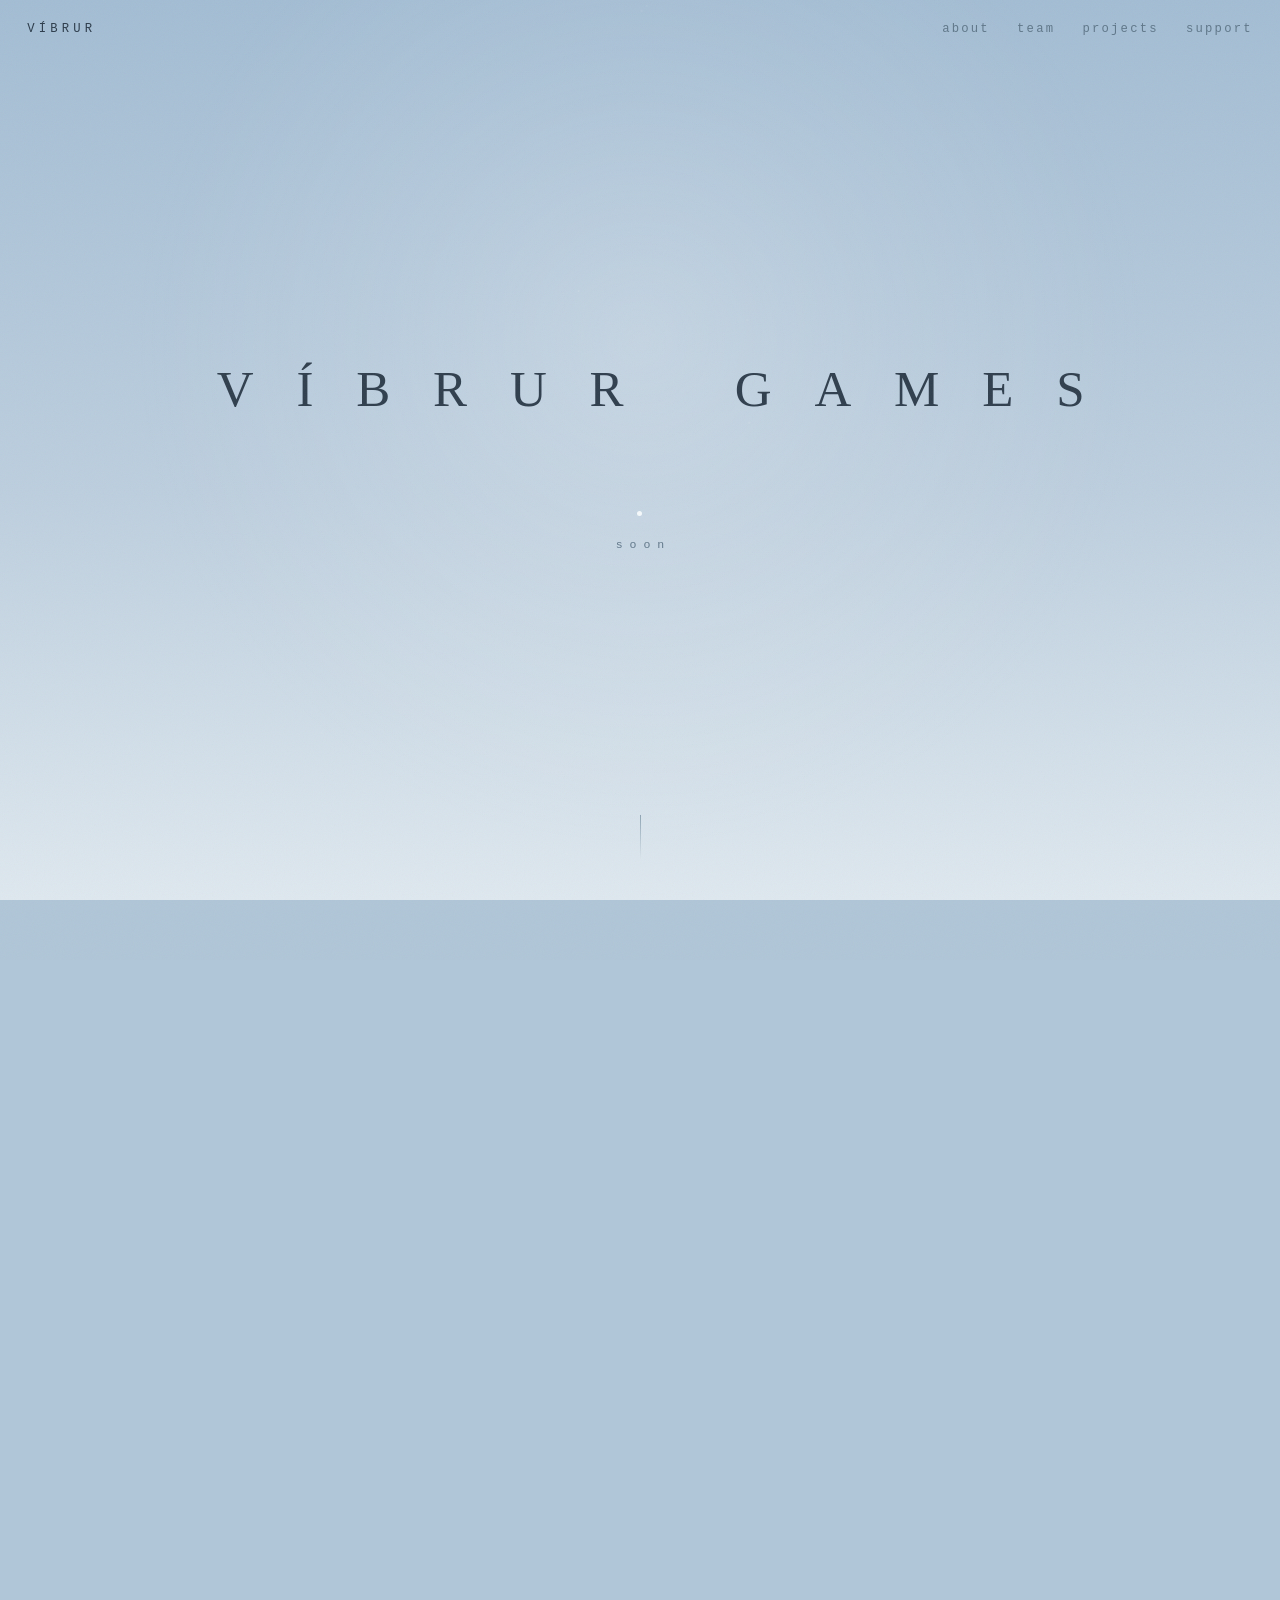
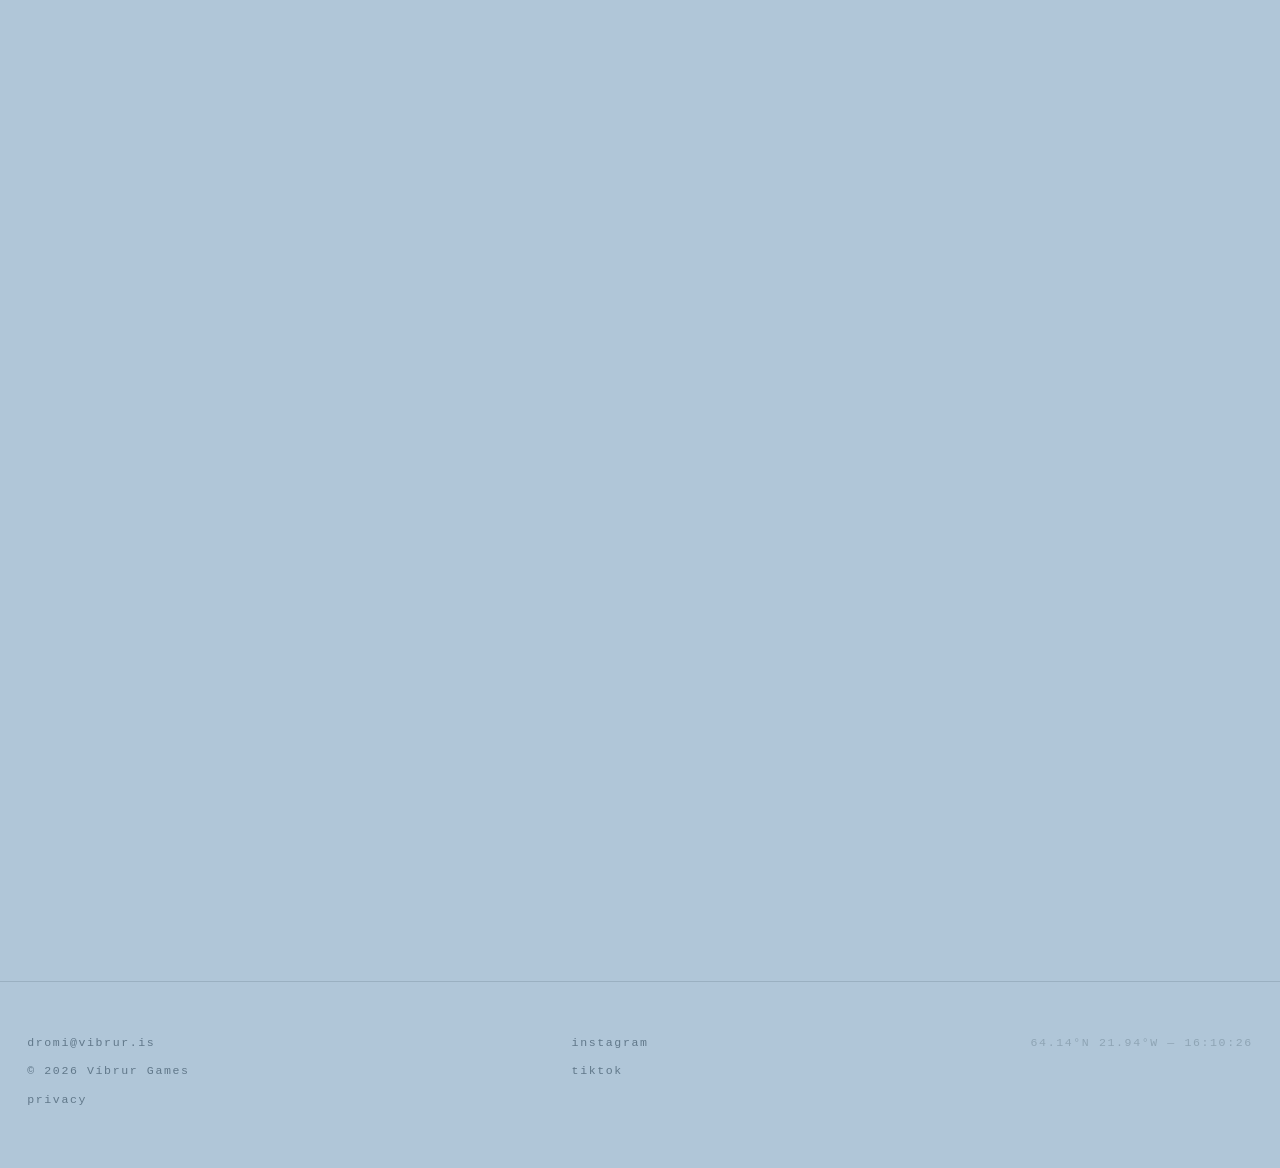
<file: index.html>
<!DOCTYPE html>
<html lang="en">
<head>
<meta charset="utf-8">
<meta name="viewport" content="width=device-width, initial-scale=1">
<meta http-equiv="Content-Security-Policy" content="default-src 'self'; script-src 'self'; style-src 'self'; img-src 'self' data:; connect-src 'self'; object-src 'none'; base-uri 'self'; form-action 'none'">
<meta name="referrer" content="strict-origin-when-cross-origin">
<title>Víbrur Games</title>
<meta name="description" content="Víbrur Games — an independent game development team based in Reykjavík, Iceland, currently working on a TBA psychological multiplayer horror game.">
<meta name="theme-color" content="#a3bdd4">
<link rel="icon" href="data:image/svg+xml,%3Csvg xmlns='http://www.w3.org/2000/svg' viewBox='0 0 16 16'%3E%3Crect width='16' height='16' fill='%23a3bdd4'/%3E%3Ccircle cx='8' cy='8' r='2' fill='%23f6fafc'/%3E%3C/svg%3E">
<link rel="stylesheet" href="styles.css">
<link rel="canonical" href="https://vibrur.is/">

<meta property="og:type" content="website">
<meta property="og:site_name" content="Víbrur Games">
<meta property="og:title" content="Víbrur Games">
<meta property="og:description" content="An independent game development team based in Reykjavík, Iceland, currently working on a TBA psychological multiplayer horror game.">
<meta property="og:url" content="https://vibrur.is/">
<meta name="twitter:card" content="summary">
<meta name="twitter:title" content="Víbrur Games">
<meta name="twitter:description" content="An independent game development team based in Reykjavík, Iceland, currently working on a TBA psychological multiplayer horror game.">

<script type="application/ld+json">
{
  "@context": "https://schema.org",
  "@type": "Organization",
  "name": "Víbrur Games",
  "alternateName": "Drómi",
  "url": "https://vibrur.is/",
  "description": "An independent game development team based in Reykjavík, Iceland, currently working on a TBA psychological multiplayer horror game.",
  "address": {
    "@type": "PostalAddress",
    "addressLocality": "Reykjavík",
    "addressCountry": "IS"
  },
  "founder": {
    "@type": "Person",
    "name": "Drómi Hauksson",
    "jobTitle": "Executive Founder, Game Director"
  },
  "sameAs": [
    "https://www.instagram.com/vibrur",
    "https://www.tiktok.com/@vibrur"
  ]
}
</script>
</head>
<body>

<div id="light" aria-hidden="true"></div>
<canvas id="motes" aria-hidden="true"></canvas>
<div id="grain" aria-hidden="true"></div>
<div id="cloud" aria-hidden="true"></div>

<nav>
  <a class="wordmark" href="#top">Víbrur</a>
  <div class="links">
    <a href="#about">about</a>
    <a href="#team">team</a>
    <a href="#projects">projects</a>
    <a href="support.html">support</a>
  </div>
</nav>

<header class="hero" id="top">
  <h1 aria-label="Víbrur Games"><span>V</span><span>Í</span><span>B</span><span>R</span><span>U</span><span>R</span>&nbsp;&nbsp;<span>G</span><span>A</span><span>M</span><span>E</span><span>S</span></h1>
  <div class="beacon-row">
    <div class="beacon" aria-hidden="true"></div>
    <!-- TODO(you): confirm or replace this word -->
    <div class="soon">soon</div>
  </div>
  <div class="scrollcue" aria-hidden="true"></div>
</header>

<main>

  <section id="about" class="reveal">
    <h2 class="sec-label" data-index="01">About</h2>
    <p>An independent game development team based in Reykjavík, Iceland.</p>
    <p>Currently working on a TBA psychological multiplayer horror game.</p>
    <p>Stay tuned for more updates.</p>
  </section>

  <section id="team" class="reveal">
    <h2 class="sec-label" data-index="02">Team</h2>
    <!-- Members are defined in site.js → CONFIG.team.
         Drop photos into a /team folder and reference them there. -->
    <div class="team-grid" id="team-grid"></div>
  </section>

  <section id="projects" class="reveal">
    <h2 class="sec-label" data-index="03">Projects</h2>
    <div class="project-empty">
      <span class="idx">001</span>
      <span class="tba">TBA</span>
      <div class="shimmer" aria-hidden="true"></div>
    </div>
  </section>

</main>

<footer>
  <div class="col">
    <a href="mailto:dromi@vibrur.is">dromi@vibrur.is</a>
    <span>&copy; 2026 Víbrur Games</span>
    <a href="/privacy-policy/">privacy</a>
  </div>
  <div class="col">
    <a data-social="instagram">instagram</a>
    <a data-social="tiktok">tiktok</a>
  </div>
  <div class="col">
    <span id="clock"></span>
  </div>
</footer>

<script src="site.js"></script>
</body>
</html>
</file>
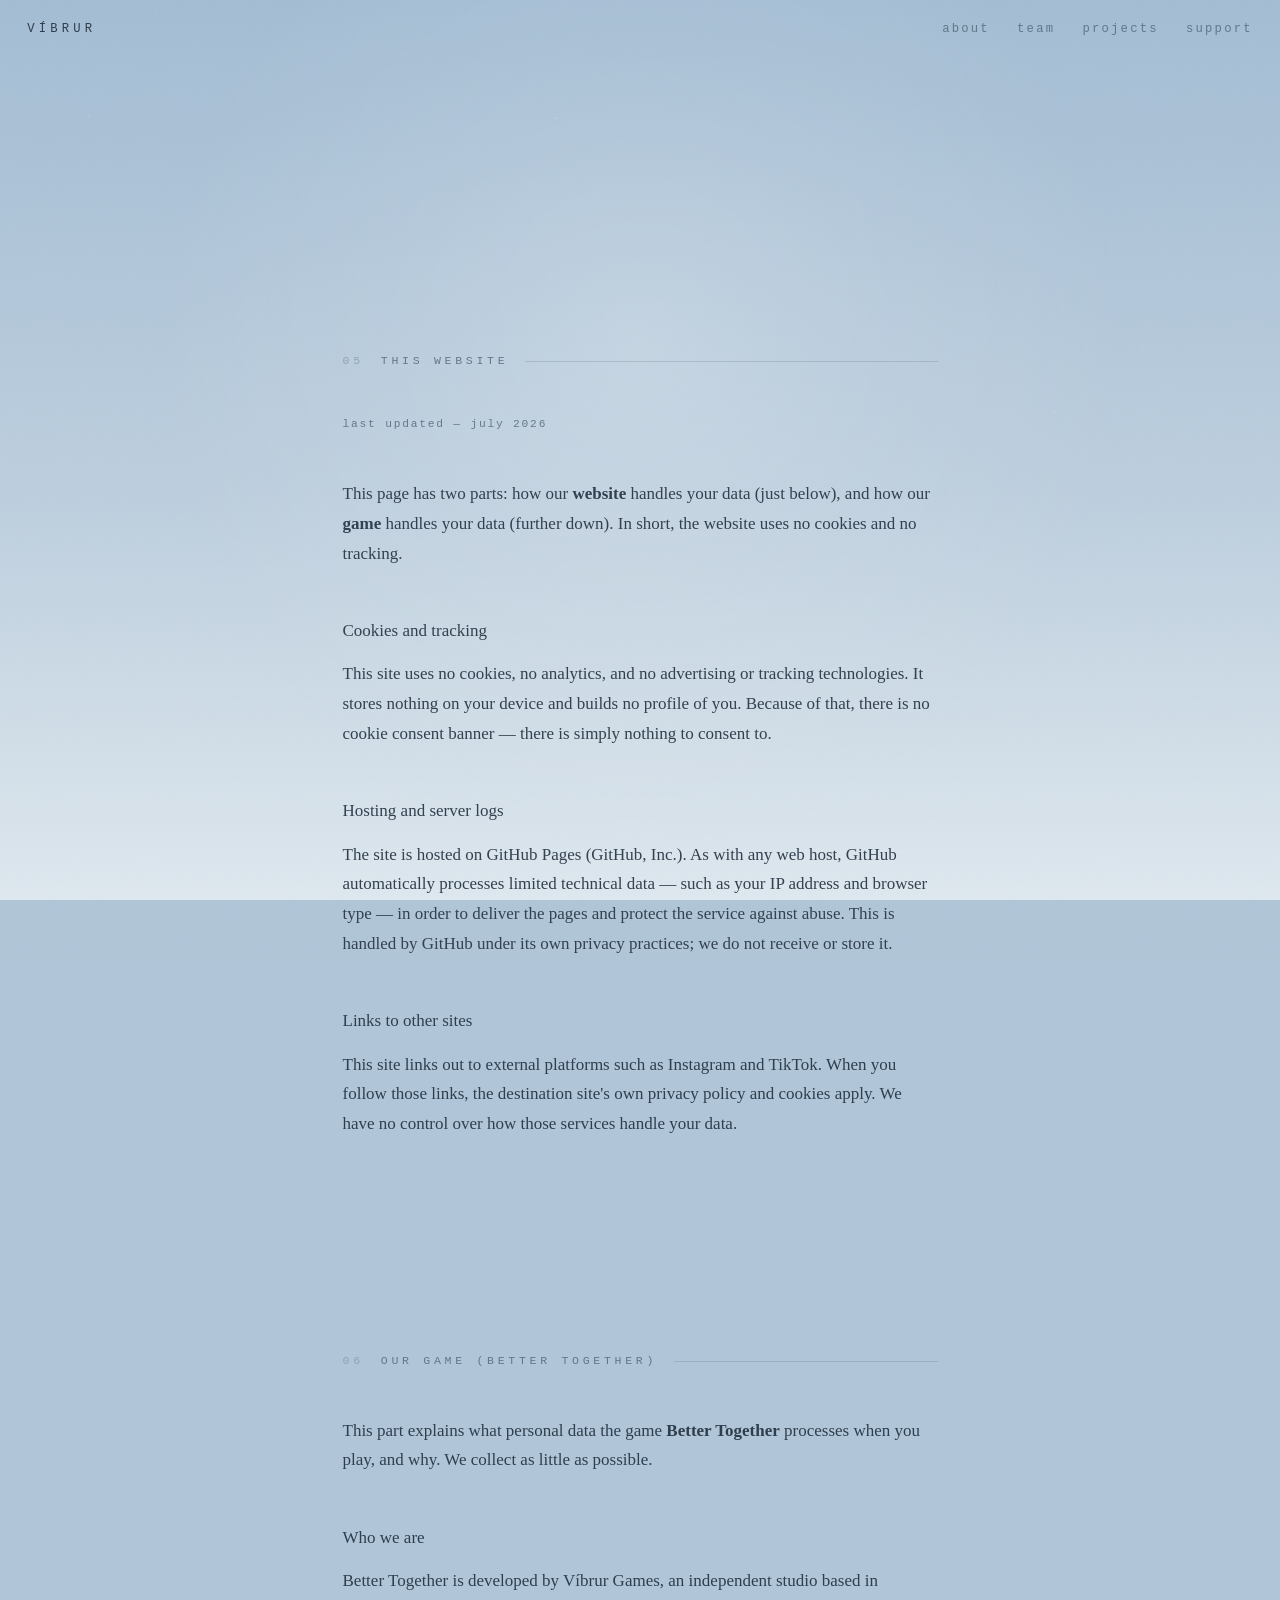
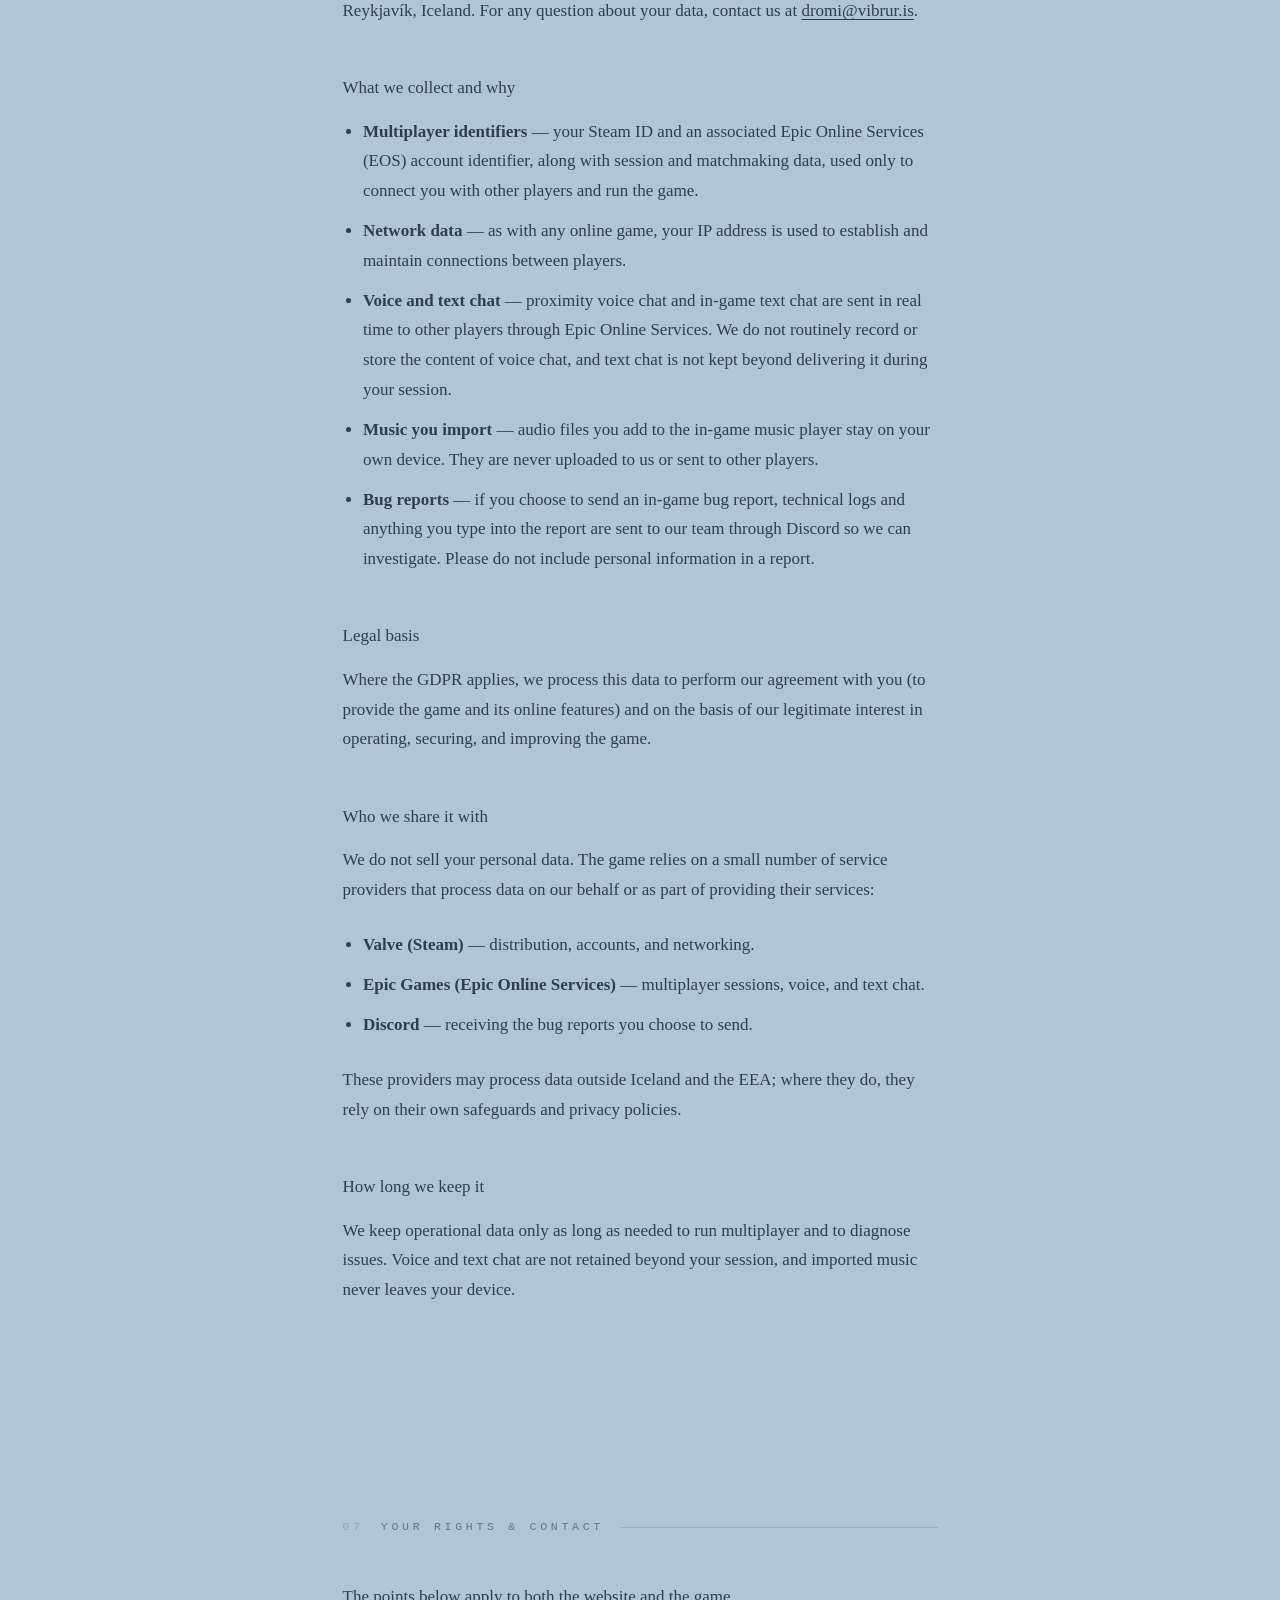
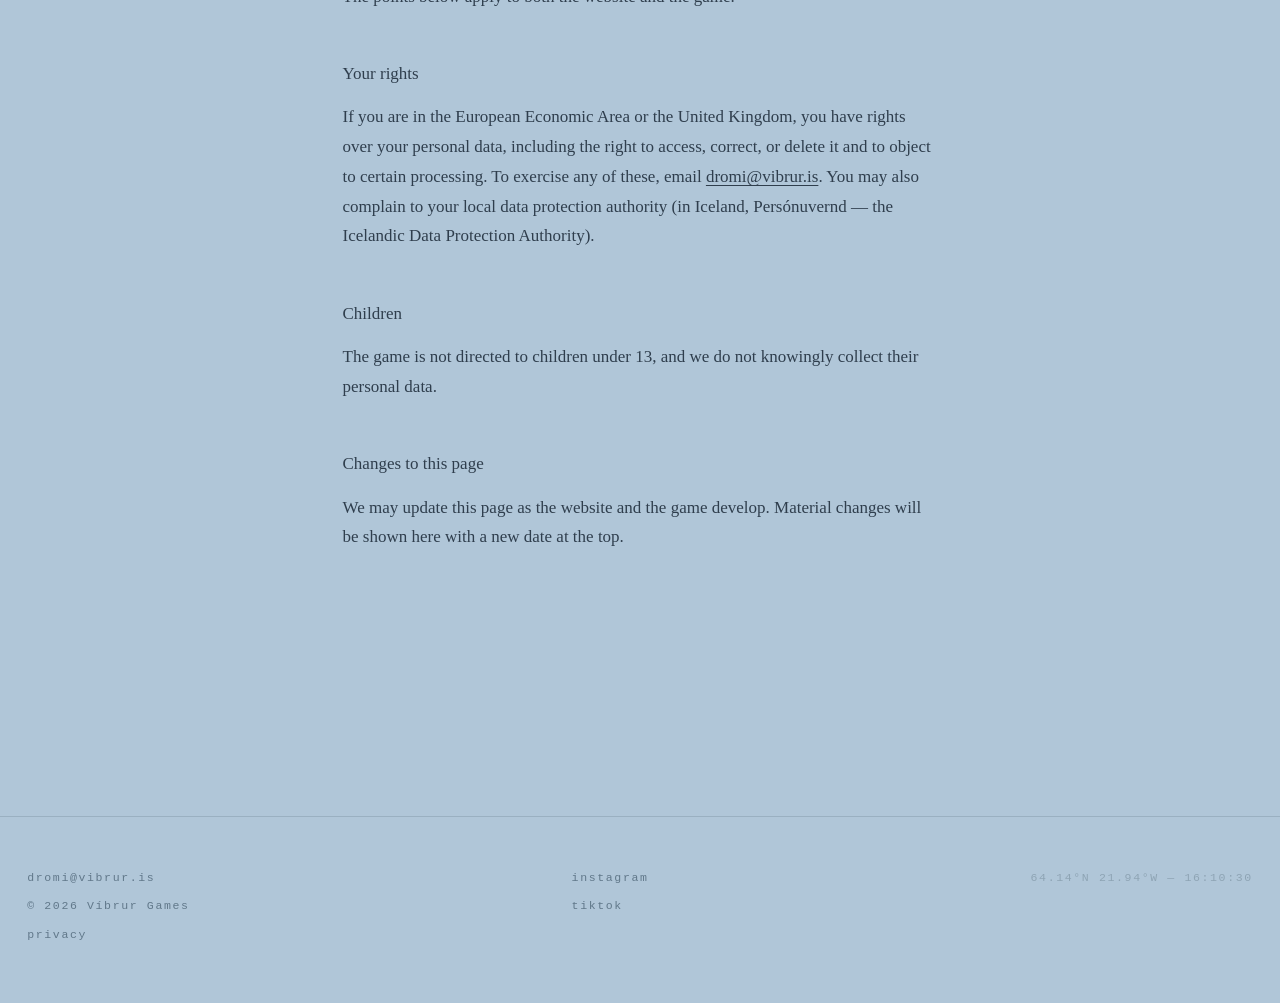
<file: privacy-policy/index.html>
<!DOCTYPE html>
<html lang="en">
<head>
<meta charset="utf-8">
<meta name="viewport" content="width=device-width, initial-scale=1">
<meta http-equiv="Content-Security-Policy" content="default-src 'self'; script-src 'self'; style-src 'self'; img-src 'self' data:; connect-src 'self'; object-src 'none'; base-uri 'self'; form-action 'none'">
<meta name="referrer" content="strict-origin-when-cross-origin">
<title>Víbrur Games — Privacy &amp; Cookies</title>
<meta name="description" content="Privacy and cookies for the Víbrur Games website and for the game Better Together.">
<meta name="theme-color" content="#a3bdd4">
<link rel="icon" href="data:image/svg+xml,%3Csvg xmlns='http://www.w3.org/2000/svg' viewBox='0 0 16 16'%3E%3Crect width='16' height='16' fill='%23a3bdd4'/%3E%3Ccircle cx='8' cy='8' r='2' fill='%23f6fafc'/%3E%3C/svg%3E">
<link rel="stylesheet" href="../styles.css">
<link rel="canonical" href="https://vibrur.is/privacy-policy">

<meta property="og:type" content="website">
<meta property="og:site_name" content="Víbrur Games">
<meta property="og:title" content="Víbrur Games — Privacy &amp; Cookies">
<meta property="og:description" content="Privacy and cookies for the Víbrur Games website and for the game Better Together.">
<meta property="og:url" content="https://vibrur.is/privacy-policy">
<meta name="twitter:card" content="summary">
<meta name="twitter:title" content="Víbrur Games — Privacy &amp; Cookies">
<meta name="twitter:description" content="Privacy and cookies for the Víbrur Games website and for the game Better Together.">
</head>
<body>

<div id="light" aria-hidden="true"></div>
<canvas id="motes" aria-hidden="true"></canvas>
<div id="grain" aria-hidden="true"></div>
<div id="cloud" aria-hidden="true"></div>

<nav>
  <a class="wordmark" href="../index.html">Víbrur</a>
  <div class="links">
    <a href="../index.html#about">about</a>
    <a href="../index.html#team">team</a>
    <a href="../index.html#projects">projects</a>
    <a href="../support.html">support</a>
  </div>
</nav>

<main class="page legal">

  <section class="reveal on">
    <h1 class="visually-hidden">Víbrur Games — Privacy &amp; Cookies</h1>
    <h2 class="sec-label" data-index="05">This website</h2>
    <p class="updated">Last updated — July 2026</p>

    <p class="lede">This page has two parts: how our <strong>website</strong> handles your data (just below), and how our <strong>game</strong> handles your data (further down). In short, the website uses no cookies and no tracking.</p>

    <h3>Cookies and tracking</h3>
    <p>This site uses no cookies, no analytics, and no advertising or tracking technologies. It stores nothing on your device and builds no profile of you. Because of that, there is no cookie consent banner — there is simply nothing to consent to.</p>

    <h3>Hosting and server logs</h3>
    <p>The site is hosted on GitHub Pages (GitHub, Inc.). As with any web host, GitHub automatically processes limited technical data — such as your IP address and browser type — in order to deliver the pages and protect the service against abuse. This is handled by GitHub under its own privacy practices; we do not receive or store it.</p>

    <h3>Links to other sites</h3>
    <p>This site links out to external platforms such as Instagram and TikTok. When you follow those links, the destination site's own privacy policy and cookies apply. We have no control over how those services handle your data.</p>
  </section>

  <section class="reveal on">
    <h2 class="sec-label" data-index="06">Our game (Better Together)</h2>

    <p class="lede">This part explains what personal data the game <strong>Better Together</strong> processes when you play, and why. We collect as little as possible.</p>

    <h3>Who we are</h3>
    <p>Better Together is developed by Víbrur Games, an independent studio based in Reykjavík, Iceland. For any question about your data, contact us at <a href="mailto:dromi@vibrur.is">dromi@vibrur.is</a>.</p>

    <h3>What we collect and why</h3>
    <ul>
      <li><strong>Multiplayer identifiers</strong> — your Steam ID and an associated Epic Online Services (EOS) account identifier, along with session and matchmaking data, used only to connect you with other players and run the game.</li>
      <li><strong>Network data</strong> — as with any online game, your IP address is used to establish and maintain connections between players.</li>
      <li><strong>Voice and text chat</strong> — proximity voice chat and in-game text chat are sent in real time to other players through Epic Online Services. We do not routinely record or store the content of voice chat, and text chat is not kept beyond delivering it during your session.</li>
      <li><strong>Music you import</strong> — audio files you add to the in-game music player stay on your own device. They are never uploaded to us or sent to other players.</li>
      <li><strong>Bug reports</strong> — if you choose to send an in-game bug report, technical logs and anything you type into the report are sent to our team through Discord so we can investigate. Please do not include personal information in a report.</li>
    </ul>

    <h3>Legal basis</h3>
    <p>Where the GDPR applies, we process this data to perform our agreement with you (to provide the game and its online features) and on the basis of our legitimate interest in operating, securing, and improving the game.</p>

    <h3>Who we share it with</h3>
    <p>We do not sell your personal data. The game relies on a small number of service providers that process data on our behalf or as part of providing their services:</p>
    <ul>
      <li><strong>Valve (Steam)</strong> — distribution, accounts, and networking.</li>
      <li><strong>Epic Games (Epic Online Services)</strong> — multiplayer sessions, voice, and text chat.</li>
      <li><strong>Discord</strong> — receiving the bug reports you choose to send.</li>
    </ul>
    <p>These providers may process data outside Iceland and the EEA; where they do, they rely on their own safeguards and privacy policies.</p>

    <h3>How long we keep it</h3>
    <p>We keep operational data only as long as needed to run multiplayer and to diagnose issues. Voice and text chat are not retained beyond your session, and imported music never leaves your device.</p>
  </section>

  <section class="reveal on">
    <h2 class="sec-label" data-index="07">Your rights &amp; contact</h2>

    <p>The points below apply to both the website and the game.</p>

    <h3>Your rights</h3>
    <p>If you are in the European Economic Area or the United Kingdom, you have rights over your personal data, including the right to access, correct, or delete it and to object to certain processing. To exercise any of these, email <a href="mailto:dromi@vibrur.is">dromi@vibrur.is</a>. You may also complain to your local data protection authority (in Iceland, Persónuvernd — the Icelandic Data Protection Authority).</p>

    <h3>Children</h3>
    <p>The game is not directed to children under 13, and we do not knowingly collect their personal data.</p>

    <h3>Changes to this page</h3>
    <p>We may update this page as the website and the game develop. Material changes will be shown here with a new date at the top.</p>
  </section>

</main>

<footer>
  <div class="col">
    <a href="mailto:dromi@vibrur.is">dromi@vibrur.is</a>
    <span>&copy; 2026 Víbrur Games</span>
    <a href="/privacy-policy/">privacy</a>
  </div>
  <div class="col">
    <a data-social="instagram">instagram</a>
    <a data-social="tiktok">tiktok</a>
  </div>
  <div class="col">
    <span id="clock"></span>
  </div>
</footer>

<script src="../site.js"></script>
</body>
</html>
</file>
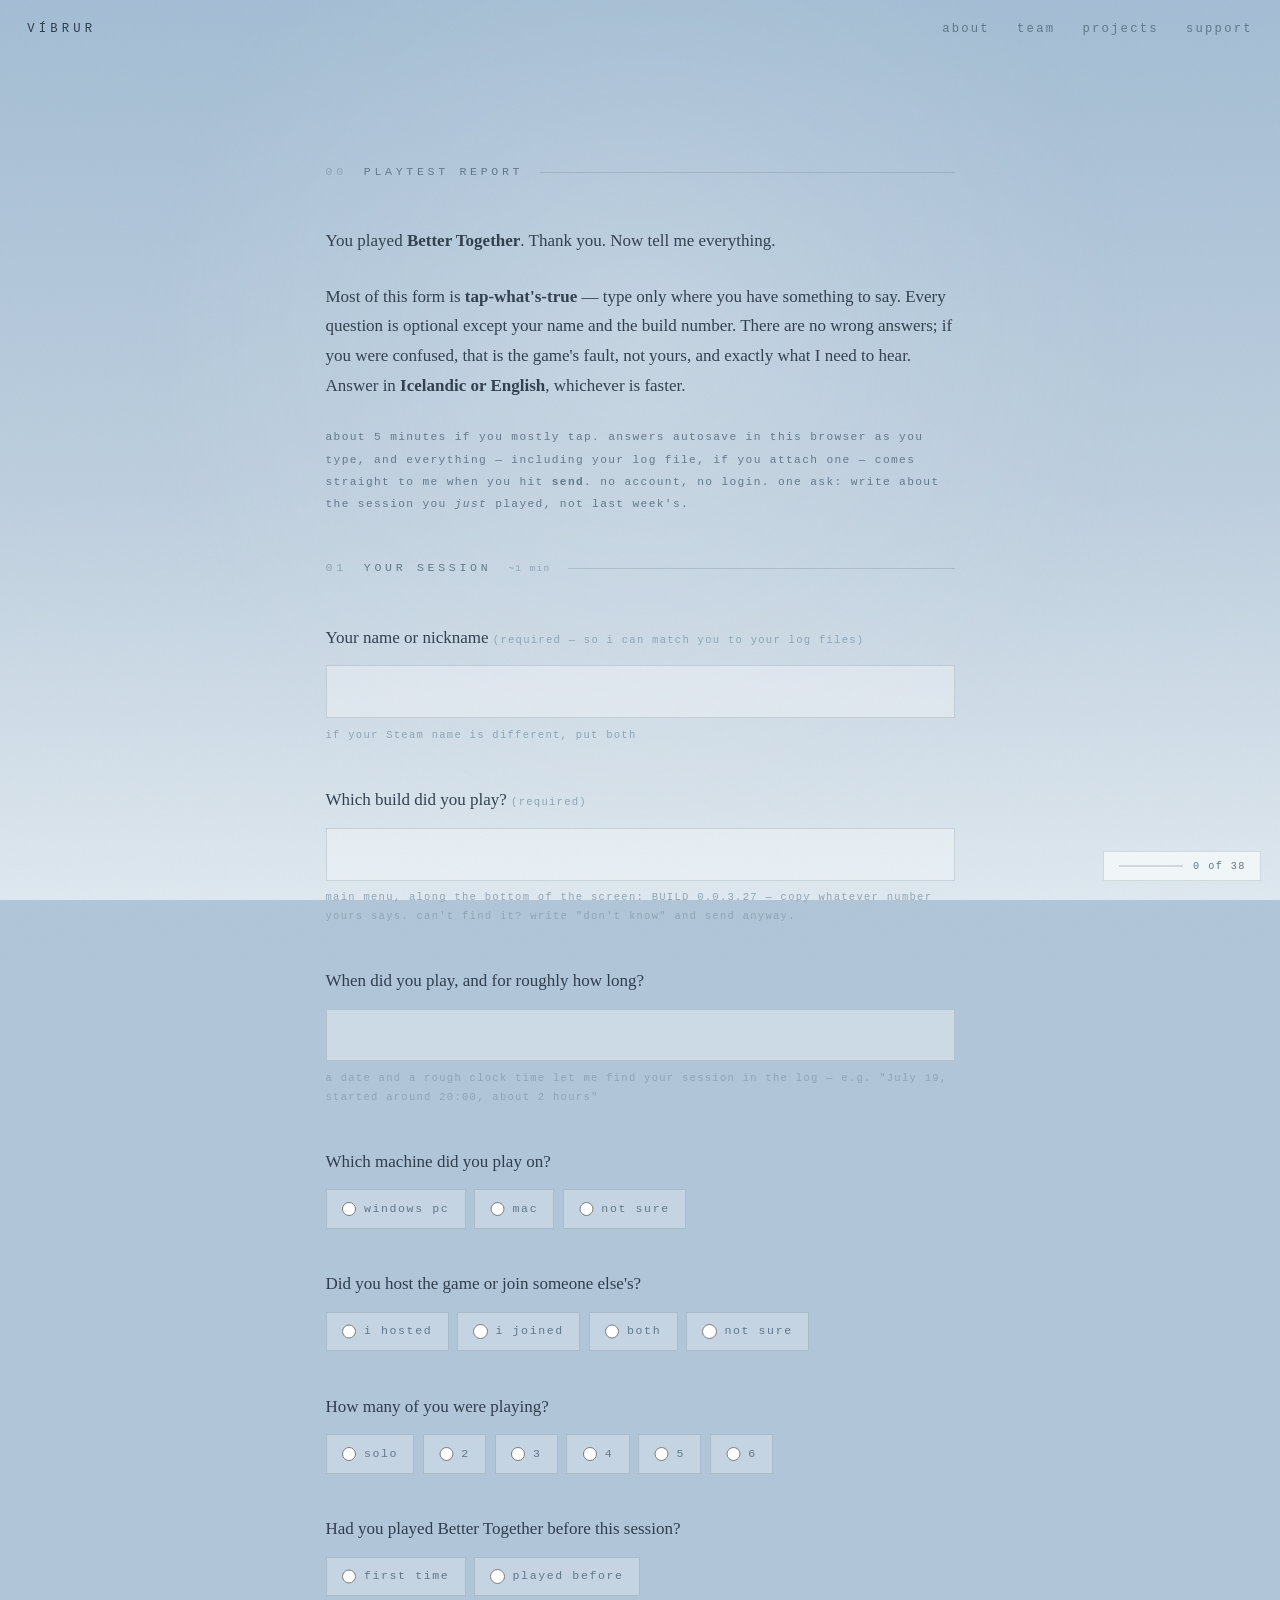
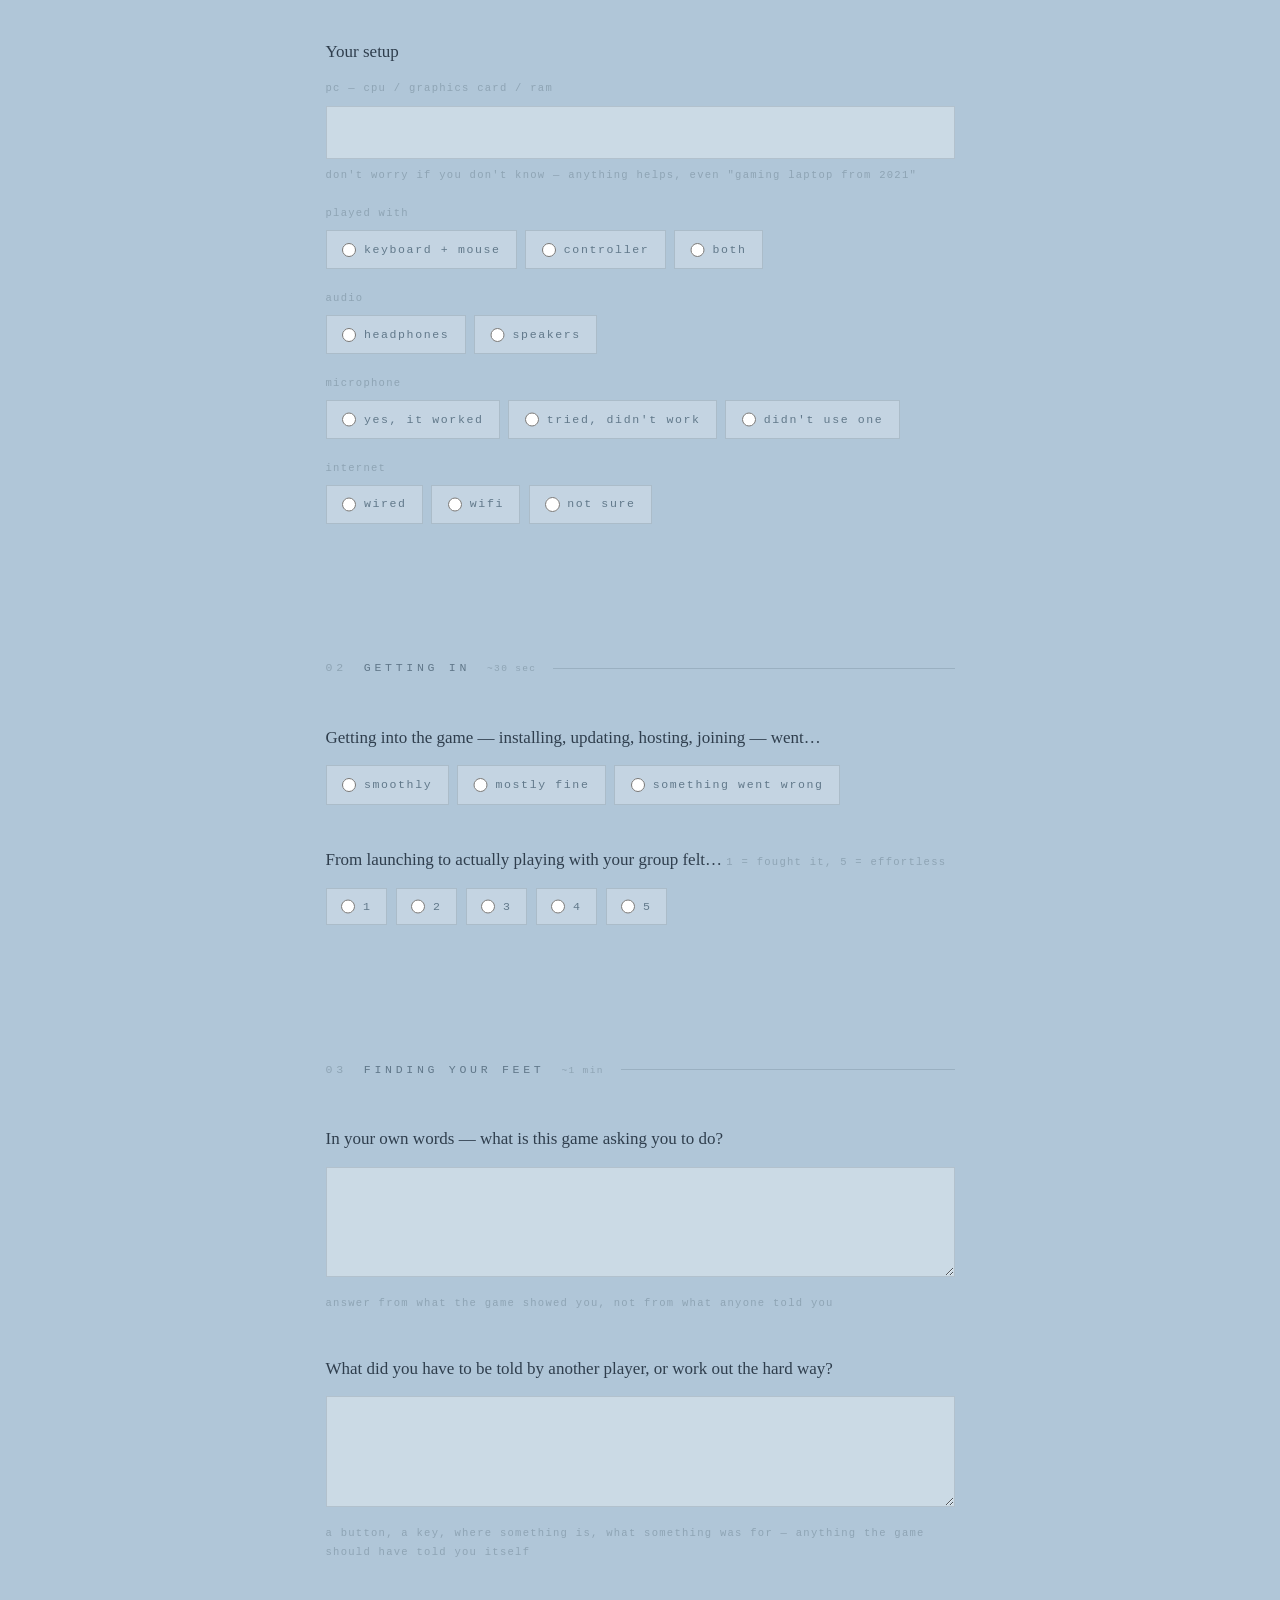
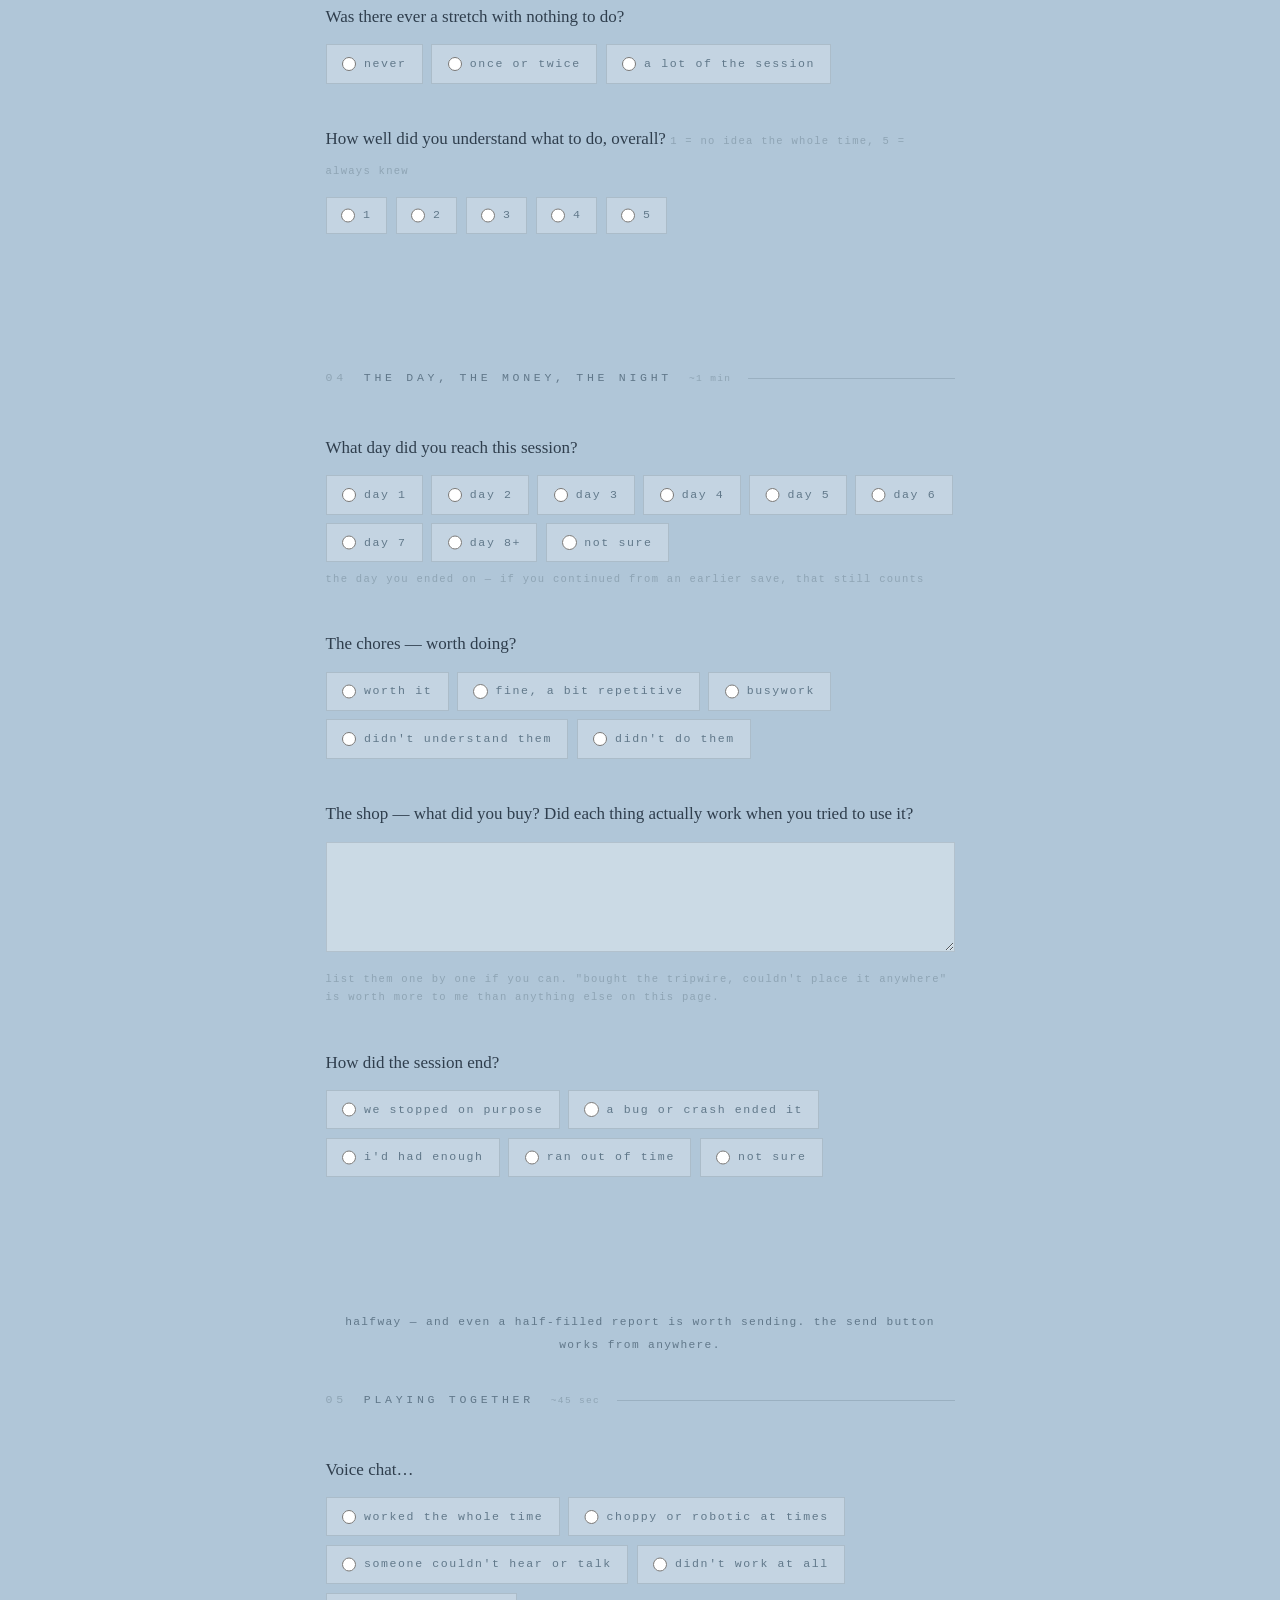
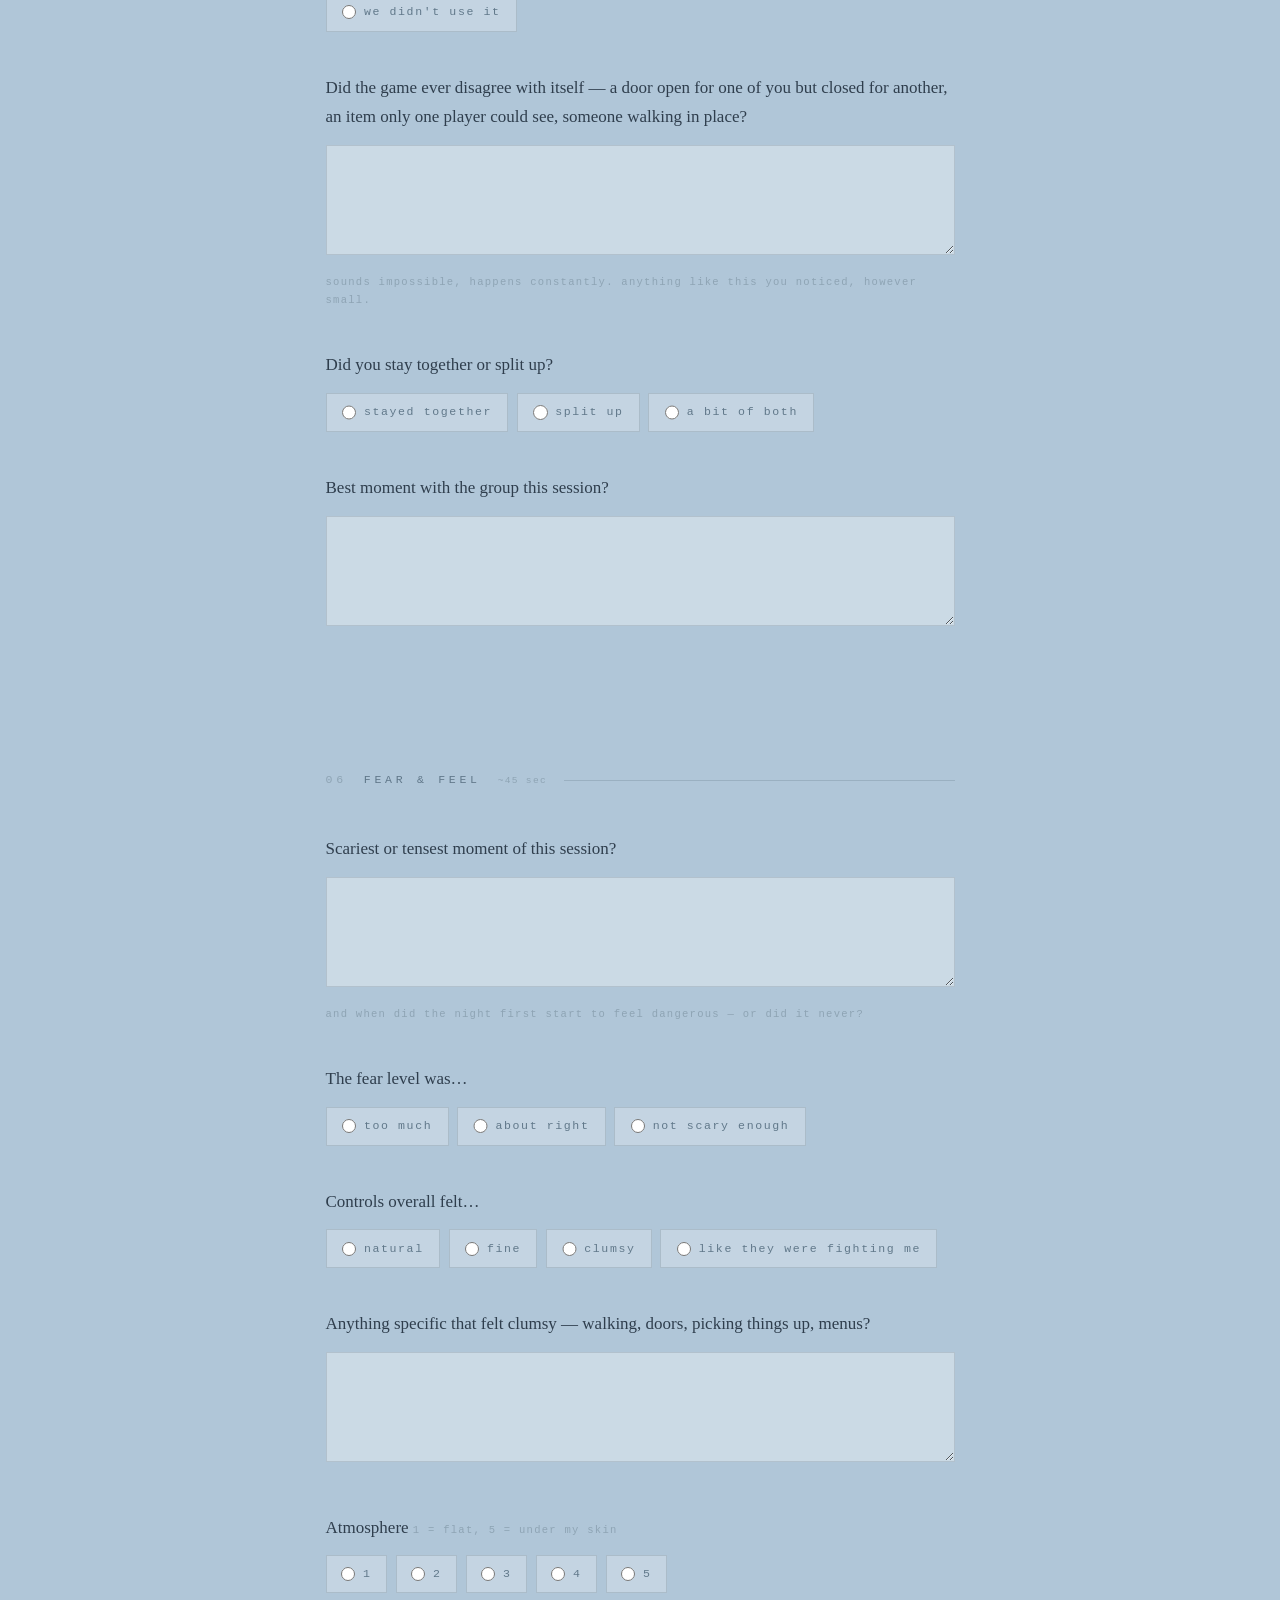
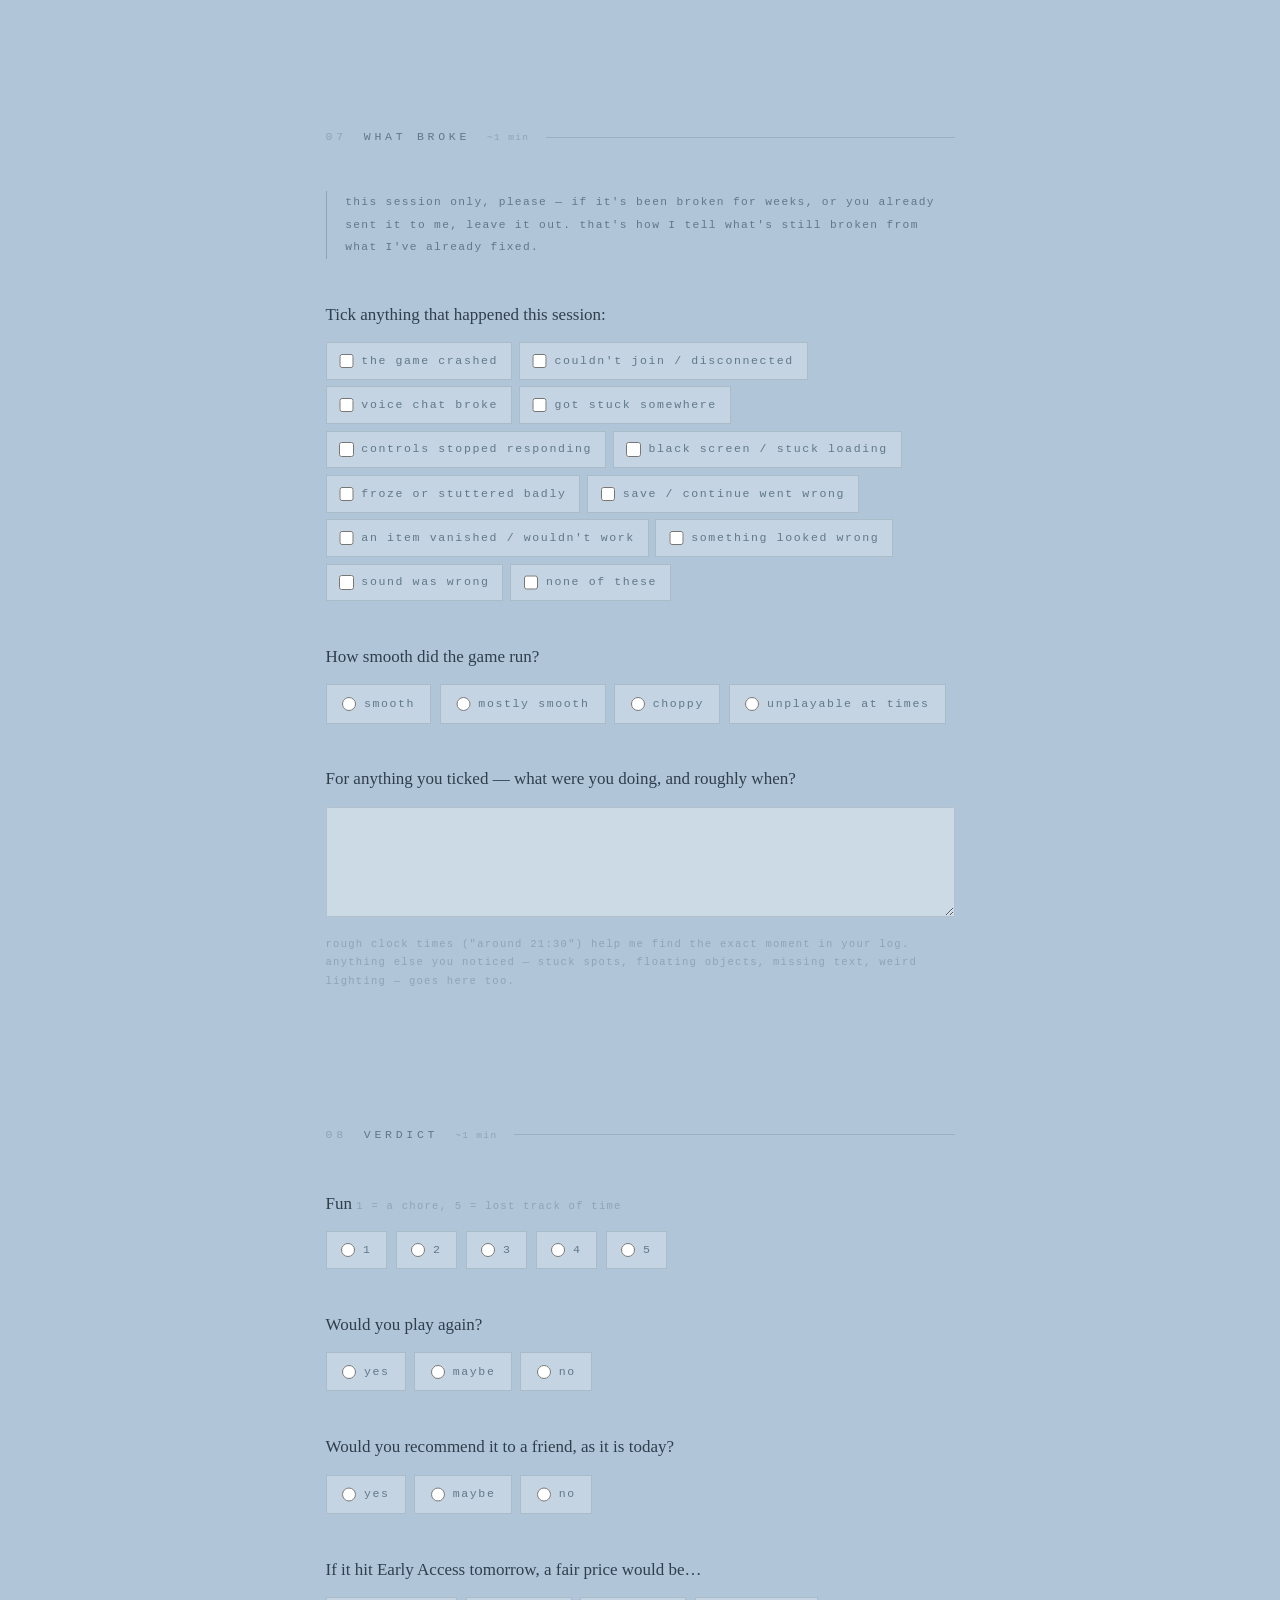
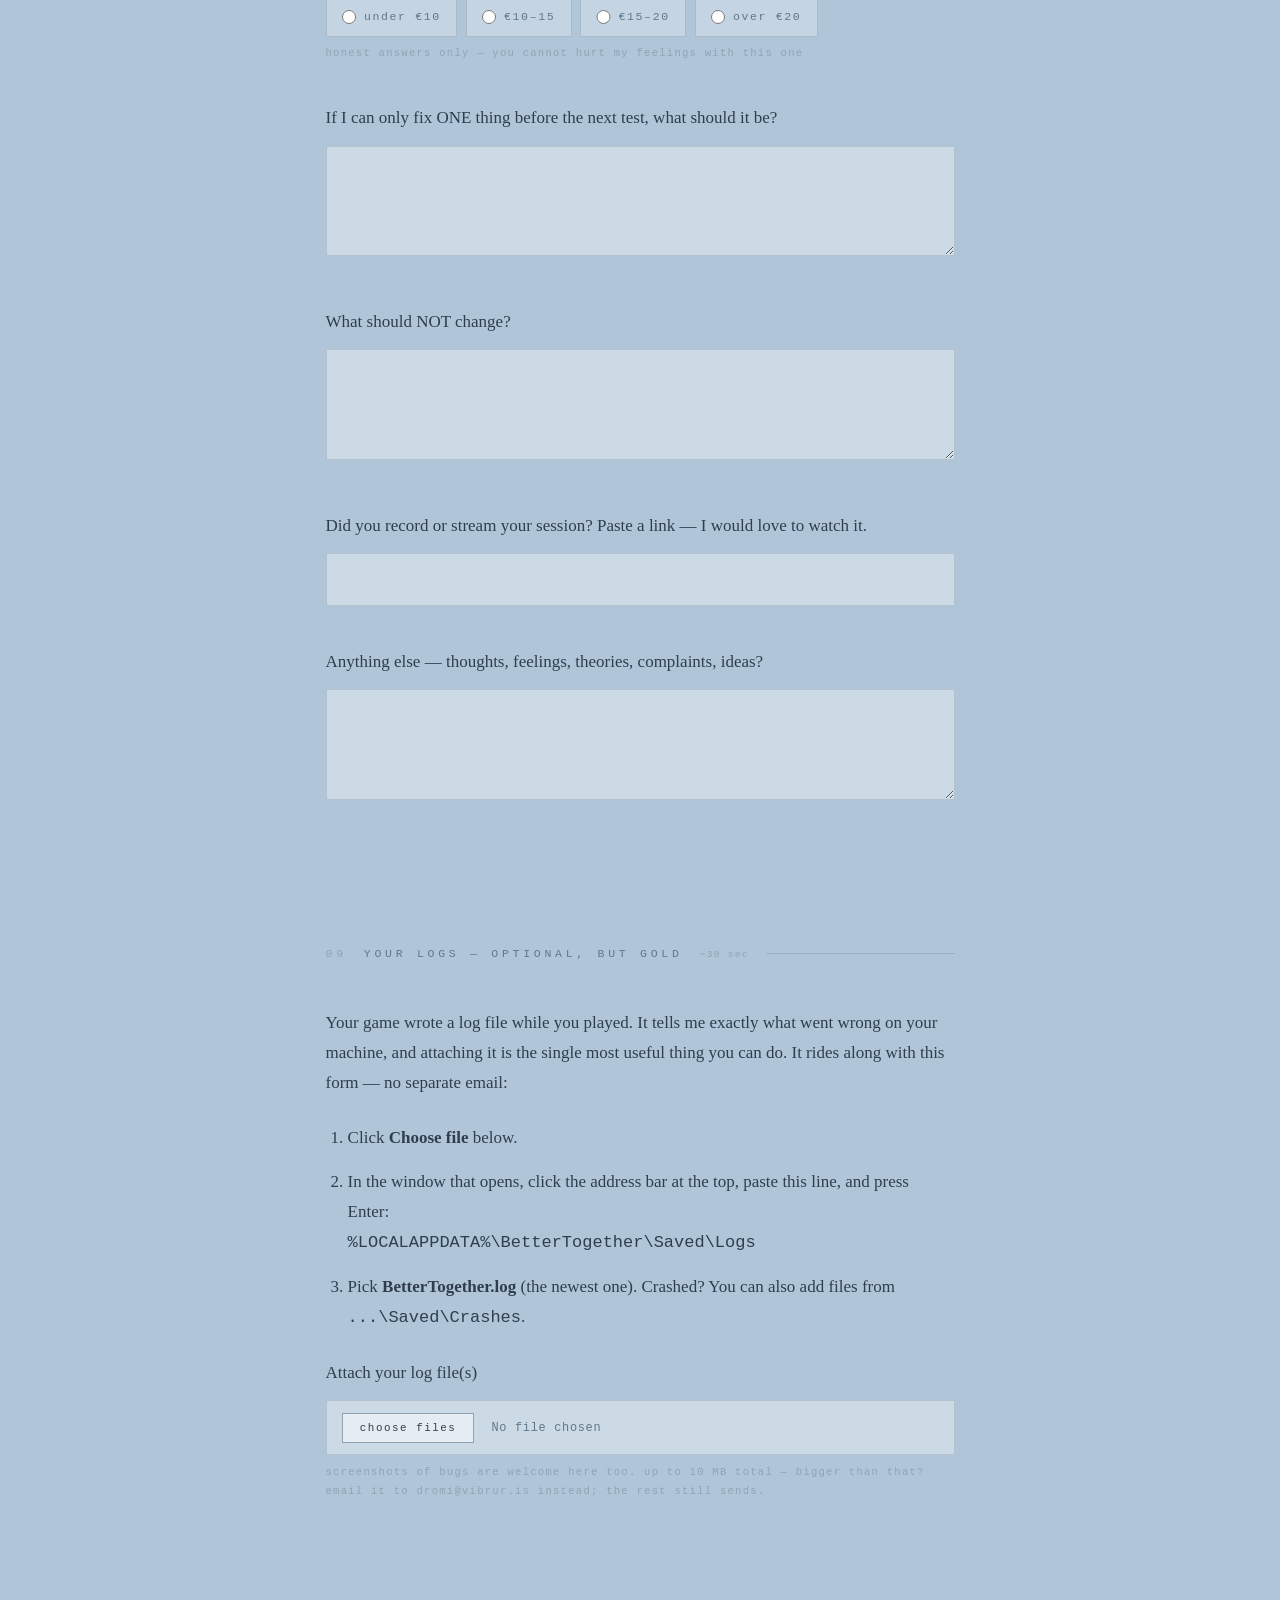
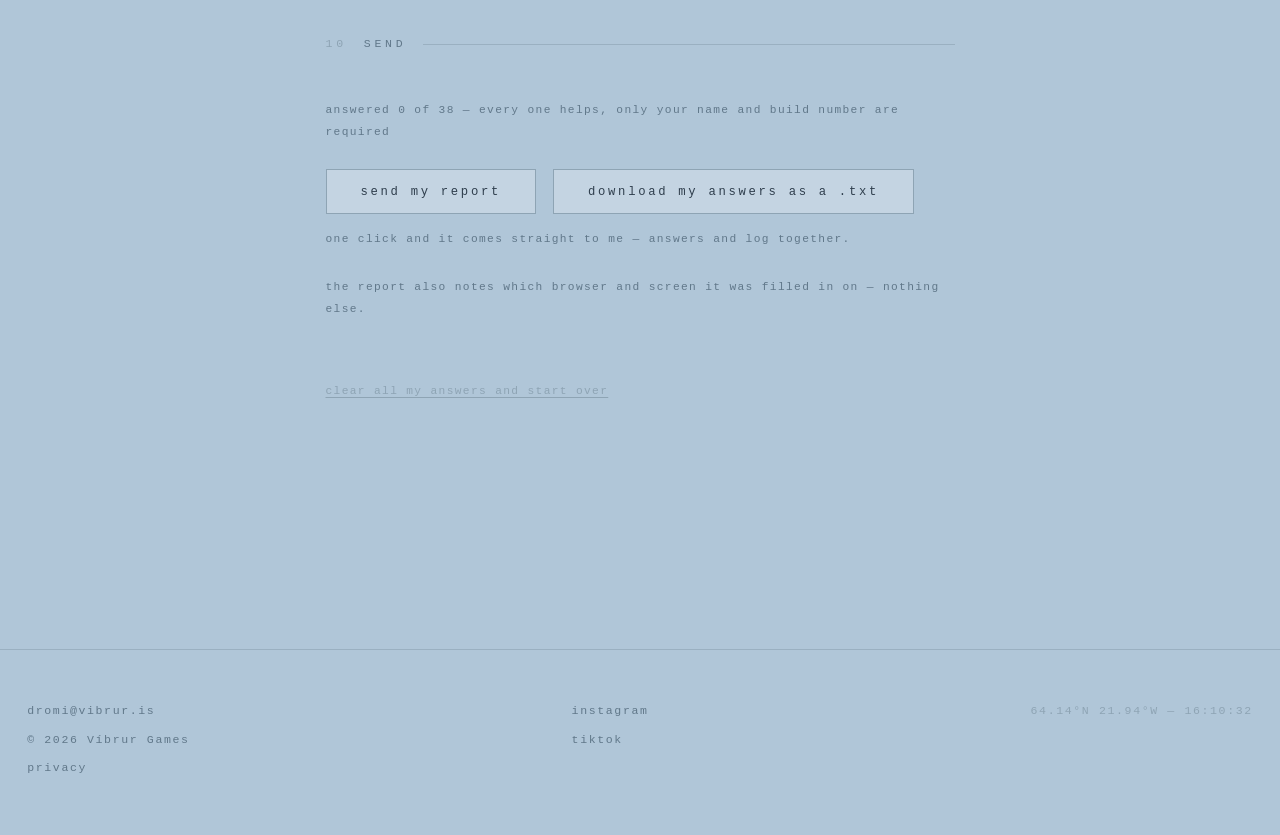
<file: report/index.html>
<!DOCTYPE html>
<html lang="en">
<head>
<meta charset="utf-8">
<meta name="viewport" content="width=device-width, initial-scale=1">
<meta http-equiv="Content-Security-Policy" content="default-src 'self'; script-src 'self'; style-src 'self'; img-src 'self' data:; connect-src 'self'; object-src 'none'; base-uri 'self'; form-action 'self' https://formsubmit.co">
<meta name="referrer" content="strict-origin-when-cross-origin">
<meta name="robots" content="noindex">
<title>Víbrur Games — Playtest Report</title>
<meta name="description" content="Playtest report form for Better Together testers.">
<meta name="theme-color" content="#a3bdd4">
<link rel="icon" href="data:image/svg+xml,%3Csvg xmlns='http://www.w3.org/2000/svg' viewBox='0 0 16 16'%3E%3Crect width='16' height='16' fill='%23a3bdd4'/%3E%3Ccircle cx='8' cy='8' r='2' fill='%23f6fafc'/%3E%3C/svg%3E">
<link rel="stylesheet" href="../styles.css">
<link rel="stylesheet" href="report.css">
<link rel="canonical" href="https://vibrur.is/report/">
</head>
<body>

<div id="light" aria-hidden="true"></div>
<canvas id="motes" aria-hidden="true"></canvas>
<div id="grain" aria-hidden="true"></div>
<div id="cloud" aria-hidden="true"></div>

<nav>
  <a class="wordmark" href="../index.html">Víbrur</a>
  <div class="links">
    <a href="../index.html#about">about</a>
    <a href="../index.html#team">team</a>
    <a href="../index.html#projects">projects</a>
    <a href="../support.html">support</a>
  </div>
</nav>

<button type="button" id="progress-pill" class="progress-pill" title="jump to the send button">
  <span class="pp-track" aria-hidden="true"><span class="pp-fill" id="pp-fill"></span></span>
  <span id="pp-text">0 answered</span>
</button>

<main class="page report">
  <h1 class="visually-hidden">Víbrur Games — Playtest Report</h1>

  <section class="reveal on">
    <h2 class="sec-label" data-index="00">Playtest report</h2>
    <p>You played <strong>Better Together</strong>. Thank you. Now tell me everything.</p>
    <p>Most of this form is <strong>tap-what's-true</strong> — type only where you have something to say. Every question is optional except your name and the build number. There are no wrong answers; if you were confused, that is the game's fault, not yours, and exactly what I need to hear. Answer in <strong>Icelandic or English</strong>, whichever is faster.</p>
    <p class="mono-note">about 5 minutes if you mostly tap. answers autosave in this browser as you type, and everything — including your log file, if you attach one — comes straight to me when you hit <strong>send</strong>. no account, no login. one ask: write about the session you <em>just</em> played, not last week's.</p>
  </section>

  <form id="report-form" action="https://formsubmit.co/dromi@vibrur.is" method="POST" enctype="multipart/form-data" autocomplete="off">
    <input type="hidden" id="subject-field" name="_subject" value="Better Together — playtest report">
    <input type="hidden" name="_template" value="table">
    <input type="hidden" name="_captcha" value="false">
    <input type="hidden" name="_next" value="https://vibrur.is/report/thanks.html">
    <input type="hidden" id="full-report" name="Full report">
    <input type="hidden" id="browser-context" name="Filled in from">
    <input type="text" name="_honey" tabindex="-1" autocomplete="off" aria-hidden="true" class="honey">

  <section class="reveal on" data-sec="Your session">
    <h2 class="sec-label" data-index="01">Your session <span class="sec-time">~1 min</span></h2>

    <div class="q">
      <label class="q-label" for="q-name">Your name or nickname <span class="req">(required — so I can match you to your log files)</span></label>
      <input type="text" id="q-name" name="name" required>
      <span class="hint">if your Steam name is different, put both</span>
    </div>

    <div class="q">
      <label class="q-label" for="q-build">Which build did you play? <span class="req">(required)</span></label>
      <input type="text" id="q-build" name="build_version" required>
      <span class="hint">main menu, along the bottom of the screen: <code>BUILD 0.0.3.27</code> — copy whatever number yours says. can't find it? write "don't know" and send anyway.</span>
    </div>

    <div class="q">
      <label class="q-label" for="q-when">When did you play, and for roughly how long?</label>
      <input type="text" id="q-when" name="when_played">
      <span class="hint">a date and a rough clock time let me find your session in the log — e.g. "July 19, started around 20:00, about 2 hours"</span>
    </div>

    <div class="q" data-label="Which machine did you play on?">
      <span class="q-label" id="lbl-platform">Which machine did you play on?</span>
      <div class="choices" role="radiogroup" aria-labelledby="lbl-platform">
        <label><input type="radio" name="platform" value="Windows PC"><span>windows pc</span></label>
        <label><input type="radio" name="platform" value="Mac"><span>mac</span></label>
        <label><input type="radio" name="platform" value="not sure"><span>not sure</span></label>
      </div>
    </div>

    <div class="q" data-label="Did you host the game or join someone else's?">
      <span class="q-label" id="lbl-host">Did you host the game or join someone else's?</span>
      <div class="choices" role="radiogroup" aria-labelledby="lbl-host">
        <label><input type="radio" name="host_or_join" value="I hosted"><span>I hosted</span></label>
        <label><input type="radio" name="host_or_join" value="I joined"><span>I joined</span></label>
        <label><input type="radio" name="host_or_join" value="both at different times"><span>both</span></label>
        <label><input type="radio" name="host_or_join" value="not sure"><span>not sure</span></label>
      </div>
    </div>

    <div class="q" data-label="How many of you were playing?">
      <span class="q-label" id="lbl-group">How many of you were playing?</span>
      <div class="choices" role="radiogroup" aria-labelledby="lbl-group">
        <label><input type="radio" name="group_size" value="solo"><span>solo</span></label>
        <label><input type="radio" name="group_size" value="2"><span>2</span></label>
        <label><input type="radio" name="group_size" value="3"><span>3</span></label>
        <label><input type="radio" name="group_size" value="4"><span>4</span></label>
        <label><input type="radio" name="group_size" value="5"><span>5</span></label>
        <label><input type="radio" name="group_size" value="6"><span>6</span></label>
      </div>
    </div>

    <div class="q" data-label="Did you know the others beforehand?" data-show-when="group_size=2|3|4|5|6">
      <span class="q-label" id="lbl-knew">Did you know the others beforehand?</span>
      <div class="choices" role="radiogroup" aria-labelledby="lbl-knew">
        <label><input type="radio" name="knew_others" value="knew everyone"><span>knew everyone</span></label>
        <label><input type="radio" name="knew_others" value="knew some of them"><span>knew some</span></label>
        <label><input type="radio" name="knew_others" value="strangers"><span>strangers</span></label>
      </div>
    </div>

    <div class="q" data-label="Had you played Better Together before this session?">
      <span class="q-label" id="lbl-before">Had you played Better Together before this session?</span>
      <div class="choices" role="radiogroup" aria-labelledby="lbl-before">
        <label><input type="radio" name="played_before" value="first time"><span>first time</span></label>
        <label><input type="radio" name="played_before" value="played before"><span>played before</span></label>
      </div>
    </div>

    <div class="q">
      <span class="q-label">Your setup</span>

      <div class="subq">
        <label class="subq-label" for="q-specs">PC — CPU / graphics card / RAM</label>
        <input type="text" id="q-specs" name="pc_specs">
        <span class="hint">don't worry if you don't know — anything helps, even "gaming laptop from 2021"</span>
      </div>

      <div class="subq" data-label="Played with">
        <span class="subq-label" id="lbl-input">played with</span>
        <div class="choices" role="radiogroup" aria-labelledby="lbl-input">
          <label><input type="radio" name="input_device" value="keyboard + mouse"><span>keyboard + mouse</span></label>
          <label><input type="radio" name="input_device" value="controller"><span>controller</span></label>
          <label><input type="radio" name="input_device" value="both"><span>both</span></label>
        </div>
      </div>

      <div class="subq" data-label="Audio">
        <span class="subq-label" id="lbl-audio">audio</span>
        <div class="choices" role="radiogroup" aria-labelledby="lbl-audio">
          <label><input type="radio" name="audio_device" value="headphones"><span>headphones</span></label>
          <label><input type="radio" name="audio_device" value="speakers"><span>speakers</span></label>
        </div>
      </div>

      <div class="subq" data-label="Microphone">
        <span class="subq-label" id="lbl-mic">microphone</span>
        <div class="choices" role="radiogroup" aria-labelledby="lbl-mic">
          <label><input type="radio" name="mic" value="yes, it worked"><span>yes, it worked</span></label>
          <label><input type="radio" name="mic" value="tried, but it didn't work"><span>tried, didn't work</span></label>
          <label><input type="radio" name="mic" value="didn't use one"><span>didn't use one</span></label>
        </div>
      </div>

      <div class="subq" data-label="Internet connection">
        <span class="subq-label" id="lbl-net">internet</span>
        <div class="choices" role="radiogroup" aria-labelledby="lbl-net">
          <label><input type="radio" name="internet" value="wired"><span>wired</span></label>
          <label><input type="radio" name="internet" value="wifi"><span>wifi</span></label>
          <label><input type="radio" name="internet" value="not sure"><span>not sure</span></label>
        </div>
      </div>
    </div>
  </section>

  <section class="reveal on" data-sec="Getting in">
    <h2 class="sec-label" data-index="02">Getting in <span class="sec-time">~30 sec</span></h2>

    <div class="q" data-label="Getting into the game — installing, updating, hosting, joining — went…">
      <span class="q-label" id="lbl-getin">Getting into the game — installing, updating, hosting, joining — went…</span>
      <div class="choices" role="radiogroup" aria-labelledby="lbl-getin">
        <label><input type="radio" name="getting_in" value="smoothly"><span>smoothly</span></label>
        <label><input type="radio" name="getting_in" value="mostly fine"><span>mostly fine</span></label>
        <label><input type="radio" name="getting_in" value="something went wrong"><span>something went wrong</span></label>
      </div>
    </div>

    <div class="q" data-show-when="getting_in=mostly fine|something went wrong">
      <label class="q-label" for="q-getin">What went wrong, and what did you see on screen?</label>
      <textarea id="q-getin" name="getting_in_trouble"></textarea>
      <span class="hint">the exact words of any error message are gold, even half-remembered</span>
    </div>

    <div class="q" data-label="From launching to actually playing felt… (1 = fought it, 5 = effortless)">
      <span class="q-label" id="lbl-easyjoin">From launching to actually playing with your group felt… <span class="hint-inline">1 = fought it, 5 = effortless</span></span>
      <div class="choices scale" role="radiogroup" aria-labelledby="lbl-easyjoin">
        <label><input type="radio" name="ease_of_joining" value="1"><span>1</span></label>
        <label><input type="radio" name="ease_of_joining" value="2"><span>2</span></label>
        <label><input type="radio" name="ease_of_joining" value="3"><span>3</span></label>
        <label><input type="radio" name="ease_of_joining" value="4"><span>4</span></label>
        <label><input type="radio" name="ease_of_joining" value="5"><span>5</span></label>
      </div>
    </div>
  </section>

  <section class="reveal on" data-sec="Finding your feet">
    <h2 class="sec-label" data-index="03">Finding your feet <span class="sec-time">~1 min</span></h2>

    <div class="q">
      <label class="q-label" for="q-goal">In your own words — what is this game asking you to do?</label>
      <textarea id="q-goal" name="perceived_goal"></textarea>
      <span class="hint">answer from what the game showed you, not from what anyone told you</span>
    </div>

    <div class="q">
      <label class="q-label" for="q-toldby">What did you have to be told by another player, or work out the hard way?</label>
      <textarea id="q-toldby" name="learned_the_hard_way"></textarea>
      <span class="hint">a button, a key, where something is, what something was for — anything the game should have told you itself</span>
    </div>

    <div class="q" data-label="Was there ever a stretch with nothing to do?">
      <span class="q-label" id="lbl-deadtime">Was there ever a stretch with nothing to do?</span>
      <div class="choices" role="radiogroup" aria-labelledby="lbl-deadtime">
        <label><input type="radio" name="dead_time" value="never"><span>never</span></label>
        <label><input type="radio" name="dead_time" value="once or twice"><span>once or twice</span></label>
        <label><input type="radio" name="dead_time" value="a lot of the session"><span>a lot of the session</span></label>
      </div>
    </div>

    <div class="q" data-show-when="dead_time=once or twice|a lot of the session">
      <label class="q-label" for="q-lost">When was that, and what were you waiting on?</label>
      <textarea id="q-lost" name="dead_time_detail"></textarea>
    </div>

    <div class="q" data-label="How well did you understand what to do? (1 = no idea the whole time, 5 = always knew)">
      <span class="q-label" id="lbl-understand">How well did you understand what to do, overall? <span class="hint-inline">1 = no idea the whole time, 5 = always knew</span></span>
      <div class="choices scale" role="radiogroup" aria-labelledby="lbl-understand">
        <label><input type="radio" name="understanding_score" value="1"><span>1</span></label>
        <label><input type="radio" name="understanding_score" value="2"><span>2</span></label>
        <label><input type="radio" name="understanding_score" value="3"><span>3</span></label>
        <label><input type="radio" name="understanding_score" value="4"><span>4</span></label>
        <label><input type="radio" name="understanding_score" value="5"><span>5</span></label>
      </div>
    </div>
  </section>

  <section class="reveal on" data-sec="The day, the money, the night">
    <h2 class="sec-label" data-index="04">The day, the money, the night <span class="sec-time">~1 min</span></h2>

    <div class="q" data-label="What day did you reach this session?">
      <span class="q-label" id="lbl-day">What day did you reach this session?</span>
      <div class="choices" role="radiogroup" aria-labelledby="lbl-day">
        <label><input type="radio" name="day_reached" value="day 1"><span>day 1</span></label>
        <label><input type="radio" name="day_reached" value="day 2"><span>day 2</span></label>
        <label><input type="radio" name="day_reached" value="day 3"><span>day 3</span></label>
        <label><input type="radio" name="day_reached" value="day 4"><span>day 4</span></label>
        <label><input type="radio" name="day_reached" value="day 5"><span>day 5</span></label>
        <label><input type="radio" name="day_reached" value="day 6"><span>day 6</span></label>
        <label><input type="radio" name="day_reached" value="day 7"><span>day 7</span></label>
        <label><input type="radio" name="day_reached" value="day 8 or later"><span>day 8+</span></label>
        <label><input type="radio" name="day_reached" value="not sure"><span>not sure</span></label>
      </div>
      <span class="hint">the day you ended on — if you continued from an earlier save, that still counts</span>
    </div>

    <div class="q" data-label="The chores — worth doing?">
      <span class="q-label" id="lbl-chores">The chores — worth doing?</span>
      <div class="choices" role="radiogroup" aria-labelledby="lbl-chores">
        <label><input type="radio" name="chores_feel" value="worth it"><span>worth it</span></label>
        <label><input type="radio" name="chores_feel" value="fine, a bit repetitive"><span>fine, a bit repetitive</span></label>
        <label><input type="radio" name="chores_feel" value="busywork"><span>busywork</span></label>
        <label><input type="radio" name="chores_feel" value="didn't understand them"><span>didn't understand them</span></label>
        <label><input type="radio" name="chores_feel" value="didn't do them"><span>didn't do them</span></label>
      </div>
    </div>

    <div class="q">
      <label class="q-label" for="q-shop">The shop — what did you buy? Did each thing actually work when you tried to use it?</label>
      <textarea id="q-shop" name="shop_items"></textarea>
      <span class="hint">list them one by one if you can. "bought the tripwire, couldn't place it anywhere" is worth more to me than anything else on this page.</span>
    </div>

    <div class="q" data-label="How did the session end?">
      <span class="q-label" id="lbl-ended">How did the session end?</span>
      <div class="choices" role="radiogroup" aria-labelledby="lbl-ended">
        <label><input type="radio" name="session_end" value="we stopped on purpose"><span>we stopped on purpose</span></label>
        <label><input type="radio" name="session_end" value="a bug or crash ended it"><span>a bug or crash ended it</span></label>
        <label><input type="radio" name="session_end" value="I'd had enough"><span>I'd had enough</span></label>
        <label><input type="radio" name="session_end" value="ran out of time"><span>ran out of time</span></label>
        <label><input type="radio" name="session_end" value="not sure"><span>not sure</span></label>
      </div>
    </div>

    <div class="q" data-show-when="session_end=a bug or crash ended it|I'd had enough">
      <label class="q-label" for="q-endwhat">What happened right at the end?</label>
      <textarea id="q-endwhat" name="session_end_detail"></textarea>
    </div>
  </section>

  <p class="mono-note milestone">halfway — and even a half-filled report is worth sending. the send button works from anywhere.</p>

  <section class="reveal on" data-sec="Playing together">
    <h2 class="sec-label" data-index="05">Playing together <span class="sec-time">~45 sec</span></h2>

    <div class="q" data-label="Voice chat…">
      <span class="q-label" id="lbl-voice">Voice chat…</span>
      <div class="choices" role="radiogroup" aria-labelledby="lbl-voice">
        <label><input type="radio" name="voice_status" value="worked the whole time"><span>worked the whole time</span></label>
        <label><input type="radio" name="voice_status" value="choppy or robotic at times"><span>choppy or robotic at times</span></label>
        <label><input type="radio" name="voice_status" value="someone couldn't hear or talk"><span>someone couldn't hear or talk</span></label>
        <label><input type="radio" name="voice_status" value="didn't work at all"><span>didn't work at all</span></label>
        <label><input type="radio" name="voice_status" value="we didn't use it"><span>we didn't use it</span></label>
      </div>
    </div>

    <div class="q" data-show-when="voice_status=choppy or robotic at times|someone couldn't hear or talk|didn't work at all">
      <label class="q-label" for="q-voice">Who had the problem, and did anything fix it?</label>
      <textarea id="q-voice" name="voice_detail"></textarea>
      <span class="hint">"X couldn't hear Y after we died once" — that shape of sentence is exactly what I need. rejoining, restarting, changing a setting — tell me what fixed it, if anything did.</span>
    </div>

    <div class="q">
      <label class="q-label" for="q-desync">Did the game ever disagree with itself — a door open for one of you but closed for another, an item only one player could see, someone walking in place?</label>
      <textarea id="q-desync" name="desyncs"></textarea>
      <span class="hint">sounds impossible, happens constantly. anything like this you noticed, however small.</span>
    </div>

    <div class="q" data-label="Did you stay together or split up?">
      <span class="q-label" id="lbl-together">Did you stay together or split up?</span>
      <div class="choices" role="radiogroup" aria-labelledby="lbl-together">
        <label><input type="radio" name="together_or_split" value="stayed together"><span>stayed together</span></label>
        <label><input type="radio" name="together_or_split" value="split up"><span>split up</span></label>
        <label><input type="radio" name="together_or_split" value="a bit of both"><span>a bit of both</span></label>
      </div>
    </div>

    <div class="q">
      <label class="q-label" for="q-bestmoment">Best moment with the group this session?</label>
      <textarea id="q-bestmoment" name="best_group_moment"></textarea>
    </div>
  </section>

  <section class="reveal on" data-sec="Fear and feel">
    <h2 class="sec-label" data-index="06">Fear &amp; feel <span class="sec-time">~45 sec</span></h2>

    <div class="q">
      <label class="q-label" for="q-scariest">Scariest or tensest moment of this session?</label>
      <textarea id="q-scariest" name="scariest_moment"></textarea>
      <span class="hint">and when did the night first start to feel dangerous — or did it never?</span>
    </div>

    <div class="q" data-label="The fear level was…">
      <span class="q-label" id="lbl-fear">The fear level was…</span>
      <div class="choices" role="radiogroup" aria-labelledby="lbl-fear">
        <label><input type="radio" name="fear_level" value="too much"><span>too much</span></label>
        <label><input type="radio" name="fear_level" value="about right"><span>about right</span></label>
        <label><input type="radio" name="fear_level" value="not scary enough"><span>not scary enough</span></label>
      </div>
    </div>

    <div class="q" data-label="Controls overall felt…">
      <span class="q-label" id="lbl-controls">Controls overall felt…</span>
      <div class="choices" role="radiogroup" aria-labelledby="lbl-controls">
        <label><input type="radio" name="controls_feel" value="natural"><span>natural</span></label>
        <label><input type="radio" name="controls_feel" value="fine"><span>fine</span></label>
        <label><input type="radio" name="controls_feel" value="clumsy"><span>clumsy</span></label>
        <label><input type="radio" name="controls_feel" value="like they were fighting me"><span>like they were fighting me</span></label>
      </div>
    </div>

    <div class="q">
      <label class="q-label" for="q-controls">Anything specific that felt clumsy — walking, doors, picking things up, menus?</label>
      <textarea id="q-controls" name="controls_detail"></textarea>
    </div>

    <div class="q" data-label="Atmosphere (1 = flat, 5 = under my skin)">
      <span class="q-label" id="lbl-atmo">Atmosphere <span class="hint-inline">1 = flat, 5 = under my skin</span></span>
      <div class="choices scale" role="radiogroup" aria-labelledby="lbl-atmo">
        <label><input type="radio" name="atmosphere_score" value="1"><span>1</span></label>
        <label><input type="radio" name="atmosphere_score" value="2"><span>2</span></label>
        <label><input type="radio" name="atmosphere_score" value="3"><span>3</span></label>
        <label><input type="radio" name="atmosphere_score" value="4"><span>4</span></label>
        <label><input type="radio" name="atmosphere_score" value="5"><span>5</span></label>
      </div>
    </div>
  </section>

  <section class="reveal on" data-sec="What broke">
    <h2 class="sec-label" data-index="07">What broke <span class="sec-time">~1 min</span></h2>

    <div class="callout">
      <p class="mono-note">this session only, please — if it's been broken for weeks, or you already sent it to me, leave it out. that's how I tell what's still broken from what I've already fixed.</p>
    </div>

    <div class="q" data-label="Tick anything that happened this session:">
      <span class="q-label" id="lbl-broke">Tick anything that happened this session:</span>
      <div class="choices ticks" role="group" aria-labelledby="lbl-broke">
        <label><input type="checkbox" name="what_broke" value="the game crashed"><span>the game crashed</span></label>
        <label><input type="checkbox" name="what_broke" value="someone couldn't join, or got disconnected"><span>couldn't join / disconnected</span></label>
        <label><input type="checkbox" name="what_broke" value="voice chat broke"><span>voice chat broke</span></label>
        <label><input type="checkbox" name="what_broke" value="got stuck somewhere and couldn't get out"><span>got stuck somewhere</span></label>
        <label><input type="checkbox" name="what_broke" value="the controls or mouse stopped responding"><span>controls stopped responding</span></label>
        <label><input type="checkbox" name="what_broke" value="black screen, or stuck loading"><span>black screen / stuck loading</span></label>
        <label><input type="checkbox" name="what_broke" value="the game froze or stuttered badly"><span>froze or stuttered badly</span></label>
        <label><input type="checkbox" name="what_broke" value="saving or continuing didn't work right"><span>save / continue went wrong</span></label>
        <label><input type="checkbox" name="what_broke" value="an item vanished or wouldn't work"><span>an item vanished / wouldn't work</span></label>
        <label><input type="checkbox" name="what_broke" value="something looked wrong — text, HUD, lighting, floating objects"><span>something looked wrong</span></label>
        <label><input type="checkbox" name="what_broke" value="sound was wrong — missing, too loud, or wouldn't stop"><span>sound was wrong</span></label>
        <label><input type="checkbox" name="what_broke" value="none of these"><span>none of these</span></label>
      </div>
    </div>

    <div class="q" data-label="How smooth did the game run?">
      <span class="q-label" id="lbl-smooth">How smooth did the game run?</span>
      <div class="choices" role="radiogroup" aria-labelledby="lbl-smooth">
        <label><input type="radio" name="smoothness" value="smooth"><span>smooth</span></label>
        <label><input type="radio" name="smoothness" value="mostly smooth"><span>mostly smooth</span></label>
        <label><input type="radio" name="smoothness" value="choppy"><span>choppy</span></label>
        <label><input type="radio" name="smoothness" value="unplayable at times"><span>unplayable at times</span></label>
      </div>
    </div>

    <div class="q">
      <label class="q-label" for="q-brokedetail">For anything you ticked — what were you doing, and roughly when?</label>
      <textarea id="q-brokedetail" name="what_broke_detail"></textarea>
      <span class="hint">rough clock times ("around 21:30") help me find the exact moment in your log. anything else you noticed — stuck spots, floating objects, missing text, weird lighting — goes here too.</span>
    </div>
  </section>

  <section class="reveal on" data-sec="Verdict">
    <h2 class="sec-label" data-index="08">Verdict <span class="sec-time">~1 min</span></h2>

    <div class="q" data-label="Fun (1 = a chore, 5 = lost track of time)">
      <span class="q-label" id="lbl-fun">Fun <span class="hint-inline">1 = a chore, 5 = lost track of time</span></span>
      <div class="choices scale" role="radiogroup" aria-labelledby="lbl-fun">
        <label><input type="radio" name="fun_score" value="1"><span>1</span></label>
        <label><input type="radio" name="fun_score" value="2"><span>2</span></label>
        <label><input type="radio" name="fun_score" value="3"><span>3</span></label>
        <label><input type="radio" name="fun_score" value="4"><span>4</span></label>
        <label><input type="radio" name="fun_score" value="5"><span>5</span></label>
      </div>
    </div>

    <div class="q" data-label="Would you play again?">
      <span class="q-label" id="lbl-again">Would you play again?</span>
      <div class="choices" role="radiogroup" aria-labelledby="lbl-again">
        <label><input type="radio" name="play_again" value="yes"><span>yes</span></label>
        <label><input type="radio" name="play_again" value="maybe"><span>maybe</span></label>
        <label><input type="radio" name="play_again" value="no"><span>no</span></label>
      </div>
    </div>

    <div class="q" data-label="Would you recommend it to a friend, as it is today?">
      <span class="q-label" id="lbl-rec">Would you recommend it to a friend, as it is today?</span>
      <div class="choices" role="radiogroup" aria-labelledby="lbl-rec">
        <label><input type="radio" name="recommend" value="yes"><span>yes</span></label>
        <label><input type="radio" name="recommend" value="maybe"><span>maybe</span></label>
        <label><input type="radio" name="recommend" value="no"><span>no</span></label>
      </div>
    </div>

    <div class="q" data-label="If it hit Early Access tomorrow, a fair price would be…">
      <span class="q-label" id="lbl-price">If it hit Early Access tomorrow, a fair price would be…</span>
      <div class="choices" role="radiogroup" aria-labelledby="lbl-price">
        <label><input type="radio" name="fair_price" value="under €10"><span>under €10</span></label>
        <label><input type="radio" name="fair_price" value="€10–15"><span>€10–15</span></label>
        <label><input type="radio" name="fair_price" value="€15–20"><span>€15–20</span></label>
        <label><input type="radio" name="fair_price" value="over €20"><span>over €20</span></label>
      </div>
      <span class="hint">honest answers only — you cannot hurt my feelings with this one</span>
    </div>

    <div class="q">
      <label class="q-label" for="q-fixfirst">If I can only fix ONE thing before the next test, what should it be?</label>
      <textarea id="q-fixfirst" name="fix_first"></textarea>
    </div>

    <div class="q">
      <label class="q-label" for="q-keep">What should NOT change?</label>
      <textarea id="q-keep" name="do_not_change"></textarea>
    </div>

    <div class="q">
      <label class="q-label" for="q-recording">Did you record or stream your session? Paste a link — I would love to watch it.</label>
      <input type="text" id="q-recording" name="session_recording">
    </div>

    <div class="q">
      <label class="q-label" for="q-anything">Anything else — thoughts, feelings, theories, complaints, ideas?</label>
      <textarea id="q-anything" name="anything_else"></textarea>
    </div>
  </section>

  <section class="reveal on">
    <h2 class="sec-label" data-index="09">Your logs — optional, but gold <span class="sec-time">~30 sec</span></h2>
    <p>Your game wrote a log file while you played. It tells me exactly what went wrong on your machine, and attaching it is the single most useful thing you can do. It rides along with this form — no separate email:</p>
    <ol class="steps">
      <li>Click <strong>Choose file</strong> below.</li>
      <li>In the window that opens, click the address bar at the top, paste this line, and press Enter:<br><code>%LOCALAPPDATA%\BetterTogether\Saved\Logs</code></li>
      <li>Pick <strong>BetterTogether.log</strong> (the newest one). Crashed? You can also add files from <code>...\Saved\Crashes</code>.</li>
    </ol>
    <div class="q">
      <label class="q-label" for="q-attach">Attach your log file(s)</label>
      <input type="file" id="q-attach" name="attachment" multiple accept=".log,.txt,.zip,.dmp,.gz,.json,.png,.jpg,.jpeg,.webp">
      <span class="hint" id="attach-hint">screenshots of bugs are welcome here too. up to 10 MB total — bigger than that? email it to dromi@vibrur.is instead; the rest still sends.</span>
    </div>
  </section>

  <section class="reveal on send-section">
    <h2 class="sec-label" data-index="10">Send</h2>
    <p class="mono-note"><span id="answer-count"></span></p>
    <div class="report-actions">
      <button type="submit" class="support-btn" id="btn-send">send my report</button>
      <button type="button" class="support-btn" id="btn-download">download my answers as a .txt</button>
    </div>
    <p class="mono-note" id="send-status" aria-live="polite">one click and it comes straight to me — answers and log together.</p>
    <p class="mono-note">the report also notes which browser and screen it was filled in on — nothing else.</p>
    <p class="mono-note clear-row"><button type="button" id="btn-clear" class="linklike">clear all my answers and start over</button></p>
  </section>

  </form>

</main>

<footer>
  <div class="col">
    <a href="mailto:dromi@vibrur.is">dromi@vibrur.is</a>
    <span>&copy; 2026 Víbrur Games</span>
    <a href="/privacy-policy/">privacy</a>
  </div>
  <div class="col">
    <a data-social="instagram">instagram</a>
    <a data-social="tiktok">tiktok</a>
  </div>
  <div class="col">
    <span id="clock"></span>
  </div>
</footer>

<script src="../site.js"></script>
<script src="report.js"></script>
</body>
</html>
</file>
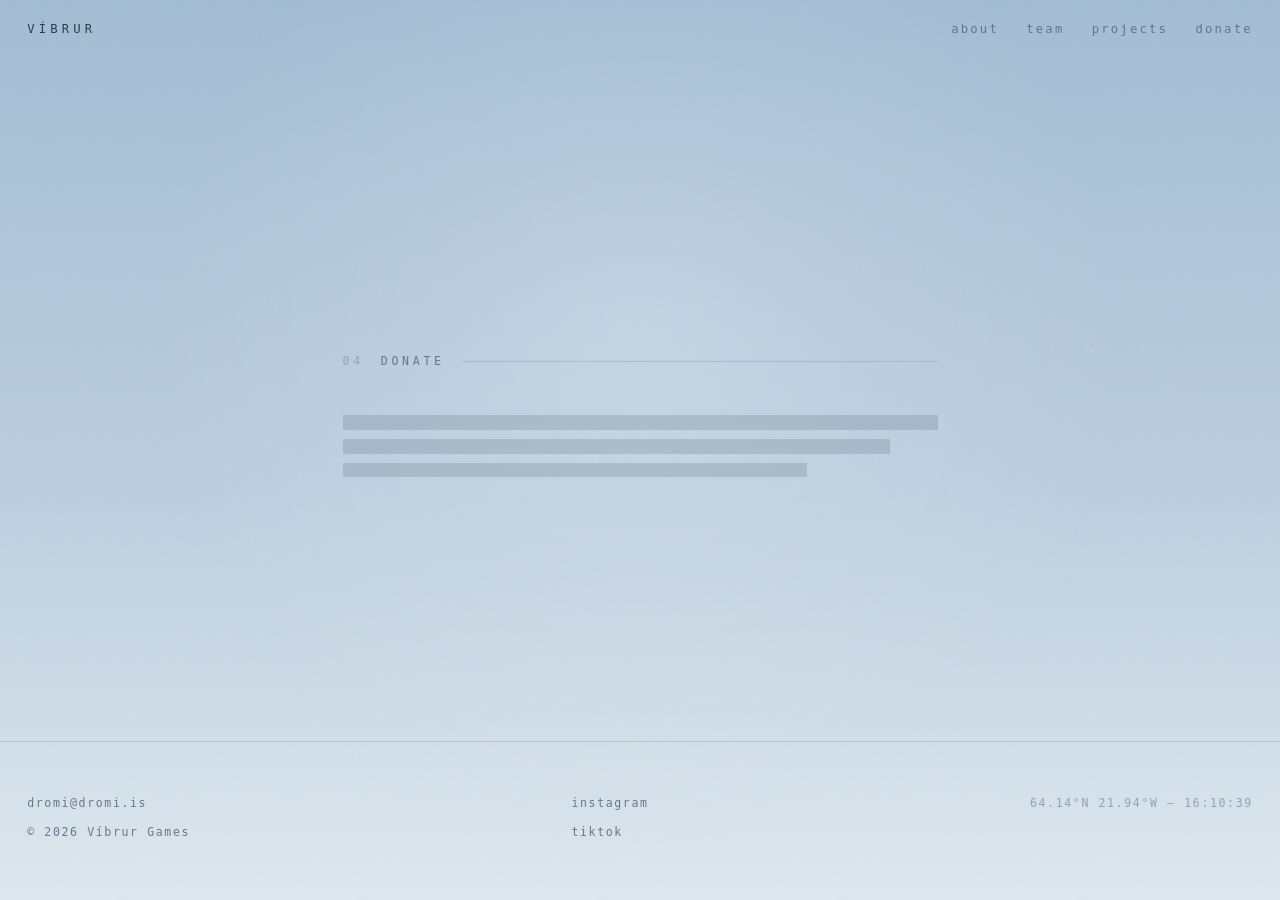
<file: donate.html>
<!DOCTYPE html>
<html lang="en">
<head>
<meta charset="utf-8">
<meta name="viewport" content="width=device-width, initial-scale=1">
<title>Víbrur Games — Donate</title>
<meta name="theme-color" content="#0a0a0b">
<link rel="icon" href="data:image/svg+xml,%3Csvg xmlns='http://www.w3.org/2000/svg' viewBox='0 0 16 16'%3E%3Crect width='16' height='16' fill='%230a0a0b'/%3E%3Ccircle cx='8' cy='8' r='2' fill='%23eae4d3'/%3E%3C/svg%3E">
<link rel="stylesheet" href="styles.css">
</head>
<body>

<div id="light" aria-hidden="true"></div>
<canvas id="motes" aria-hidden="true"></canvas>
<div id="grain" aria-hidden="true"></div>
<div id="flicker" aria-hidden="true"></div>

<nav>
  <a class="wordmark" href="index.html">Víbrur</a>
  <div class="links">
    <a href="index.html#about">about</a>
    <a href="index.html#team">team</a>
    <a href="index.html#projects">projects</a>
    <a href="donate.html">donate</a>
  </div>
</nav>

<main class="page">
  <section class="reveal on">
    <h2 class="sec-label" data-index="04">Donate</h2>
    <!-- TODO(you): replace the redacted bars with your text, verbatim -->
    <div class="redacted" aria-label="text coming soon">
      <i></i><i></i><i></i>
    </div>
    <!-- Buttons are defined in site.js → CONFIG.donate -->
    <div class="donate-options" id="donate-options"></div>
  </section>
</main>

<footer>
  <div class="col">
    <a href="mailto:dromi@dromi.is">dromi@dromi.is</a>
    <span>&copy; 2026 Víbrur Games</span>
  </div>
  <div class="col">
    <a data-social="instagram">instagram</a>
    <a data-social="tiktok">tiktok</a>
  </div>
  <div class="col">
    <span id="clock"></span>
  </div>
</footer>

<script src="site.js"></script>
</body>
</html>
</file>
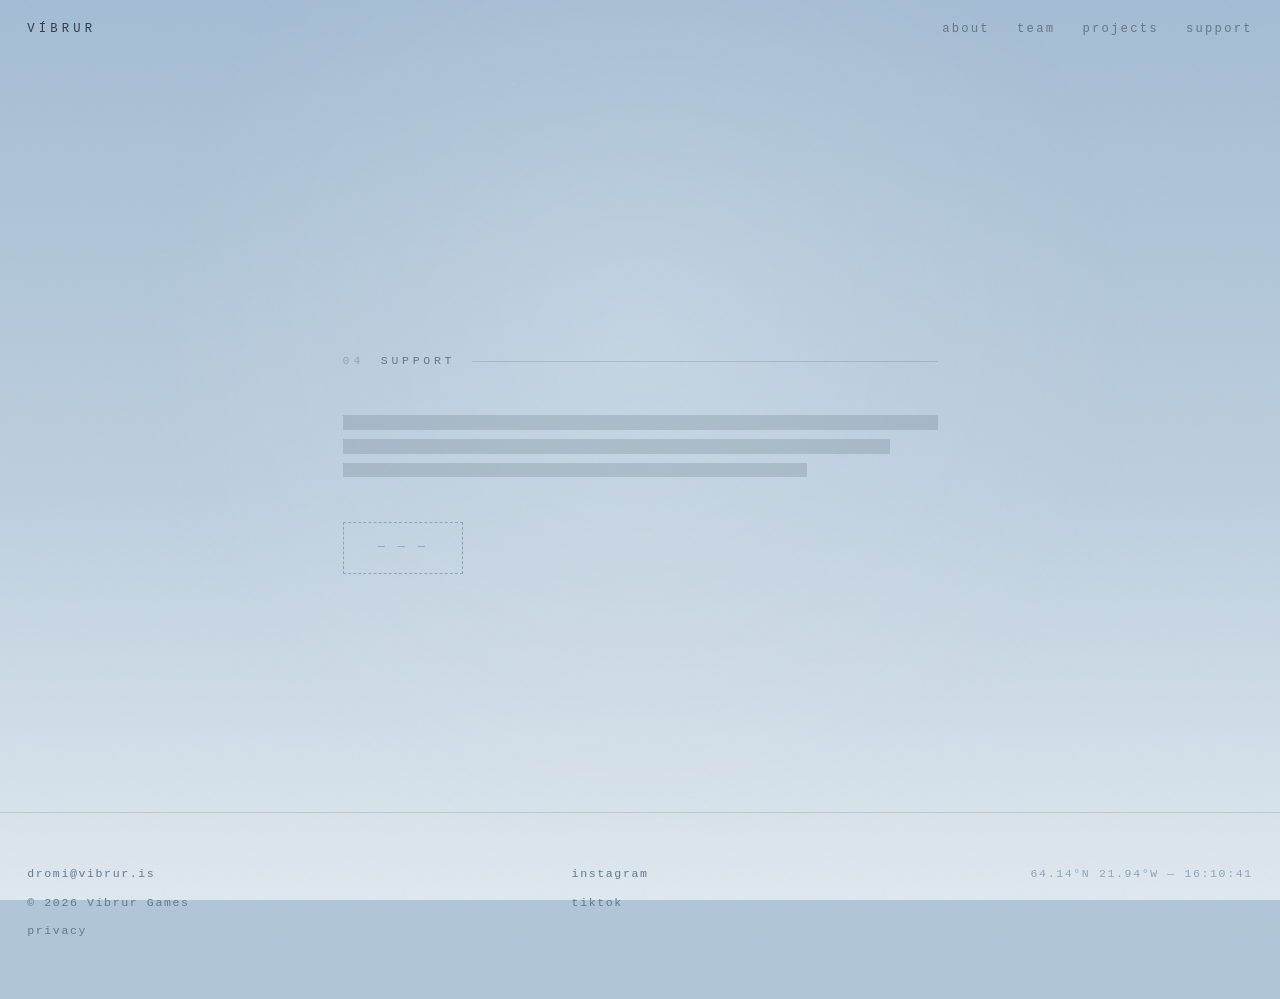
<file: support.html>
<!DOCTYPE html>
<html lang="en">
<head>
<meta charset="utf-8">
<meta name="viewport" content="width=device-width, initial-scale=1">
<meta http-equiv="Content-Security-Policy" content="default-src 'self'; script-src 'self'; style-src 'self'; img-src 'self' data:; connect-src 'self'; object-src 'none'; base-uri 'self'; form-action 'none'">
<meta name="referrer" content="strict-origin-when-cross-origin">
<title>Víbrur Games — Support</title>
<meta name="description" content="Support Víbrur Games, an independent game development team based in Reykjavík, Iceland.">
<meta name="theme-color" content="#a3bdd4">
<link rel="icon" href="data:image/svg+xml,%3Csvg xmlns='http://www.w3.org/2000/svg' viewBox='0 0 16 16'%3E%3Crect width='16' height='16' fill='%23a3bdd4'/%3E%3Ccircle cx='8' cy='8' r='2' fill='%23f6fafc'/%3E%3C/svg%3E">
<link rel="stylesheet" href="styles.css">
<link rel="canonical" href="https://vibrur.is/support.html">

<meta property="og:type" content="website">
<meta property="og:site_name" content="Víbrur Games">
<meta property="og:title" content="Víbrur Games — Support">
<meta property="og:description" content="Support Víbrur Games, an independent game development team based in Reykjavík, Iceland.">
<meta property="og:url" content="https://vibrur.is/support.html">
<meta name="twitter:card" content="summary">
<meta name="twitter:title" content="Víbrur Games — Support">
<meta name="twitter:description" content="Support Víbrur Games, an independent game development team based in Reykjavík, Iceland.">
</head>
<body>

<div id="light" aria-hidden="true"></div>
<canvas id="motes" aria-hidden="true"></canvas>
<div id="grain" aria-hidden="true"></div>
<div id="cloud" aria-hidden="true"></div>

<nav>
  <a class="wordmark" href="index.html">Víbrur</a>
  <div class="links">
    <a href="index.html#about">about</a>
    <a href="index.html#team">team</a>
    <a href="index.html#projects">projects</a>
    <a href="support.html">support</a>
  </div>
</nav>

<main class="page">
  <section class="reveal on">
    <h1 class="visually-hidden">Víbrur Games — Support</h1>
    <h2 class="sec-label" data-index="04">Support</h2>
    <!-- TODO(you): replace the redacted bars with your text, verbatim -->
    <div class="redacted" aria-label="text coming soon">
      <i></i><i></i><i></i>
    </div>
    <!-- Buttons are defined in site.js → CONFIG.support -->
    <div class="support-options" id="support-options"></div>
  </section>
</main>

<footer>
  <div class="col">
    <a href="mailto:dromi@vibrur.is">dromi@vibrur.is</a>
    <span>&copy; 2026 Víbrur Games</span>
    <a href="/privacy-policy/">privacy</a>
  </div>
  <div class="col">
    <a data-social="instagram">instagram</a>
    <a data-social="tiktok">tiktok</a>
  </div>
  <div class="col">
    <span id="clock"></span>
  </div>
</footer>

<script src="site.js"></script>
</body>
</html>
</file>
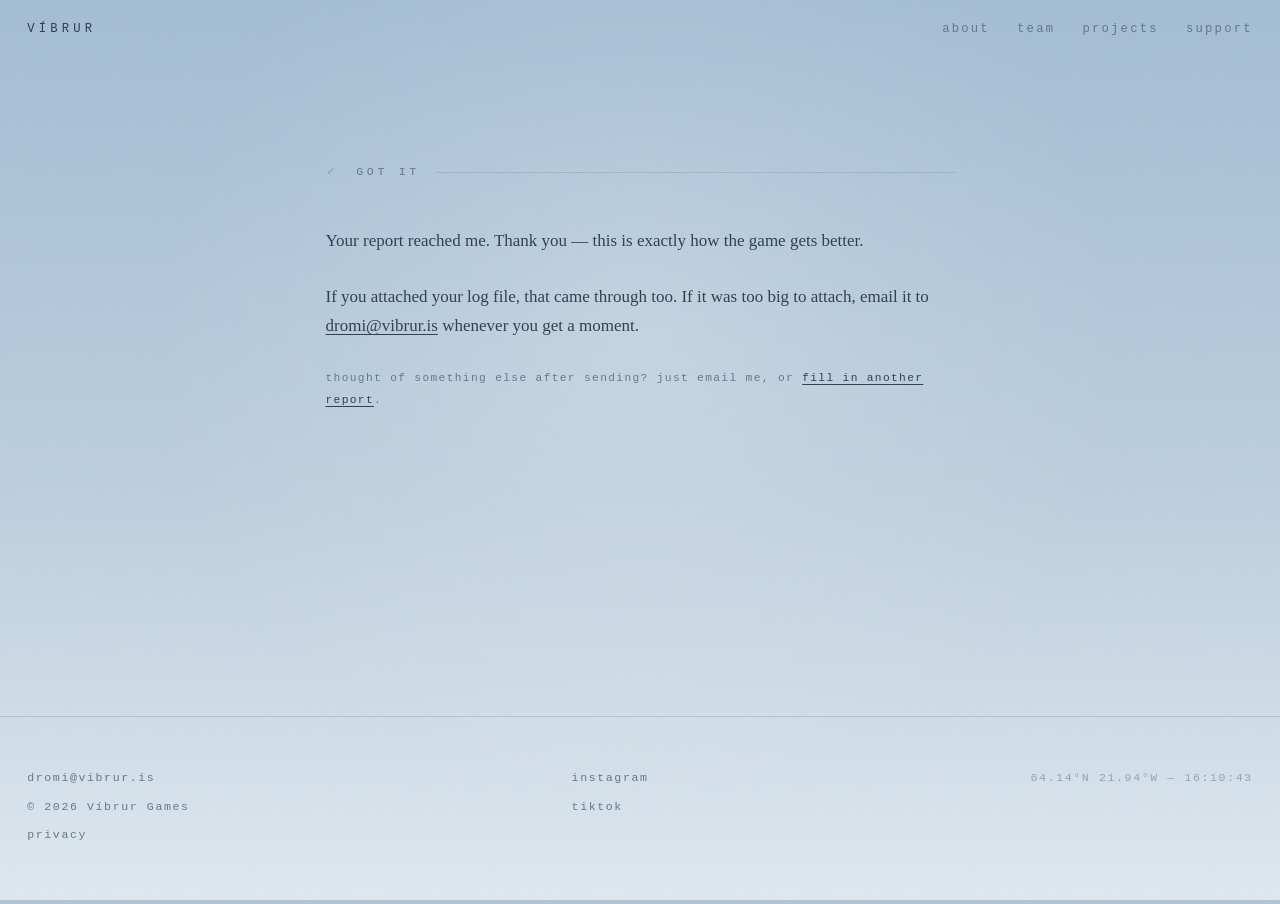
<file: report/thanks.html>
<!DOCTYPE html>
<html lang="en">
<head>
<meta charset="utf-8">
<meta name="viewport" content="width=device-width, initial-scale=1">
<meta http-equiv="Content-Security-Policy" content="default-src 'self'; script-src 'self'; style-src 'self'; img-src 'self' data:; connect-src 'self'; object-src 'none'; base-uri 'self'; form-action 'none'">
<meta name="referrer" content="strict-origin-when-cross-origin">
<meta name="robots" content="noindex">
<title>Víbrur Games — Thank You</title>
<meta name="description" content="Thank you for your Better Together playtest report.">
<meta name="theme-color" content="#a3bdd4">
<link rel="icon" href="data:image/svg+xml,%3Csvg xmlns='http://www.w3.org/2000/svg' viewBox='0 0 16 16'%3E%3Crect width='16' height='16' fill='%23a3bdd4'/%3E%3Ccircle cx='8' cy='8' r='2' fill='%23f6fafc'/%3E%3C/svg%3E">
<link rel="stylesheet" href="../styles.css">
<link rel="stylesheet" href="report.css">
<link rel="canonical" href="https://vibrur.is/report/thanks.html">
</head>
<body>

<div id="light" aria-hidden="true"></div>
<canvas id="motes" aria-hidden="true"></canvas>
<div id="grain" aria-hidden="true"></div>
<div id="cloud" aria-hidden="true"></div>

<nav>
  <a class="wordmark" href="../index.html">Víbrur</a>
  <div class="links">
    <a href="../index.html#about">about</a>
    <a href="../index.html#team">team</a>
    <a href="../index.html#projects">projects</a>
    <a href="../support.html">support</a>
  </div>
</nav>

<main class="page report">
  <section class="reveal on">
    <h1 class="sec-label" data-index="✓">Got it</h1>
    <p>Your report reached me. Thank you — this is exactly how the game gets better.</p>
    <p>If you attached your log file, that came through too. If it was too big to attach, email it to <a href="mailto:dromi@vibrur.is">dromi@vibrur.is</a> whenever you get a moment.</p>
    <p class="mono-note">thought of something else after sending? just email me, or <a href="index.html">fill in another report</a>.</p>
  </section>
</main>

<footer>
  <div class="col">
    <a href="mailto:dromi@vibrur.is">dromi@vibrur.is</a>
    <span>&copy; 2026 Víbrur Games</span>
    <a href="/privacy-policy/">privacy</a>
  </div>
  <div class="col">
    <a data-social="instagram">instagram</a>
    <a data-social="tiktok">tiktok</a>
  </div>
  <div class="col">
    <span id="clock"></span>
  </div>
</footer>

<script src="../site.js"></script>
</body>
</html>
</file>
<file: styles.css>
/* Víbrur Games / vibrur.is */

:root {
  --bg: #b0c6d8;
  --sky-top: #a3bdd4;
  --sky-mid: #bdcfdf;
  --sky-low: #dfe9f0;
  --ink: #2f3e4d;
  --dim: #61788a;
  --faint: #8ea4b4;
  --line: rgba(47, 62, 77, 0.16);
  --hi: #f6fafc;
  --serif: Georgia, 'Times New Roman', serif;
  --mono: ui-monospace, 'Cascadia Mono', Consolas, monospace;
}

* { box-sizing: border-box; }

.visually-hidden {
  position: absolute;
  width: 1px; height: 1px;
  padding: 0; margin: -1px;
  overflow: hidden;
  clip: rect(0, 0, 0, 0);
  white-space: nowrap;
  border: 0;
}

html, body {
  margin: 0;
  padding: 0;
  background: var(--bg);
  color: var(--ink);
  font-family: var(--serif);
  font-size: 17px;
  line-height: 1.75;
}

body {
  background: linear-gradient(180deg,
    var(--sky-top) 0%,
    var(--sky-mid) 55%,
    var(--sky-low) 100%);
  background-attachment: fixed;
}

html { scroll-behavior: smooth; }

::selection { background: var(--ink); color: var(--hi); }

a { color: var(--ink); text-decoration: none; }

/* ---- atmosphere layers ---- */

#grain {
  position: fixed; inset: -60px;
  pointer-events: none;
  z-index: 40;
  opacity: 0.06;
  background-image: url("data:image/svg+xml,%3Csvg xmlns='http://www.w3.org/2000/svg' width='240' height='240'%3E%3Cfilter id='n'%3E%3CfeTurbulence type='fractalNoise' baseFrequency='0.9' numOctaves='2' stitchTiles='stitch'/%3E%3C/filter%3E%3Crect width='100%25' height='100%25' filter='url(%23n)'/%3E%3C/svg%3E");
  animation: grain 0.9s steps(4) infinite;
}

@keyframes grain {
  0%   { transform: translate(0, 0); }
  25%  { transform: translate(-22px, 14px); }
  50%  { transform: translate(14px, -20px); }
  75%  { transform: translate(-8px, -12px); }
  100% { transform: translate(0, 0); }
}

/* a soft patch of sunlight; drifts on its own when you go idle */
#light {
  position: fixed;
  left: 0; top: 0;
  width: 90vmax; height: 90vmax;
  margin-left: -45vmax; margin-top: -45vmax;
  pointer-events: none;
  z-index: 1;
  border-radius: 50%;
  background: radial-gradient(circle,
    rgba(255, 255, 255, 0.22) 0%,
    rgba(255, 255, 255, 0.09) 30%,
    rgba(255, 255, 255, 0.0) 62%);
  will-change: transform;
}

#motes {
  position: fixed; inset: 0;
  pointer-events: none;
  z-index: 2;
}

/* a cloud crossing the set lights, every so often */
#cloud {
  position: fixed; inset: 0;
  pointer-events: none;
  z-index: 3;
  background: #3a4f63;
  opacity: 0;
  animation: cloudpass 57s ease-in-out infinite;
}

@keyframes cloudpass {
  0%, 74%, 100% { opacity: 0; }
  84%           { opacity: 0.07; }
  90%           { opacity: 0.05; }
  94%           { opacity: 0.08; }
}

@media (prefers-reduced-motion: reduce) {
  #grain { animation: none; }
  #cloud { animation: none; }
  html { scroll-behavior: auto; }
}

/* ---- nav ---- */

nav {
  position: fixed;
  top: 0; left: 0; right: 0;
  z-index: 60;
  display: flex;
  align-items: baseline;
  justify-content: space-between;
  padding: 1.1rem 1.6rem;
  font-family: var(--mono);
  font-size: 0.72rem;
  letter-spacing: 0.18em;
  text-transform: lowercase;
}

nav .wordmark {
  letter-spacing: 0.34em;
  text-transform: uppercase;
  color: var(--ink);
}

nav .links { display: flex; gap: 1.6rem; }

nav .links a {
  color: var(--dim);
  transition: color 0.5s ease, letter-spacing 0.5s ease;
}

nav .links a:hover {
  color: var(--ink);
  letter-spacing: 0.26em;
}

/* ---- hero ---- */

.hero {
  position: relative;
  min-height: 100vh;
  min-height: 100svh;
  display: flex;
  flex-direction: column;
  align-items: center;
  justify-content: center;
  z-index: 4;
}

.hero h1 {
  font-weight: normal;
  font-size: clamp(1.5rem, 5.4vw, 3rem);
  letter-spacing: 0.42em;
  text-indent: 0.42em; /* balance the trailing letter-space */
  text-transform: uppercase;
  color: var(--ink);
  margin: 0;
  text-align: center;
}

.hero h1 span {
  display: inline-block;
  transition: transform 1.6s cubic-bezier(0.16, 1, 0.3, 1),
              opacity 1.6s ease;
}

.hero h1 span:hover {
  transform: translateY(-3px);
  opacity: 0.55;
  transition-duration: 0.18s;
}

.beacon-row {
  margin-top: 4.5rem;
  display: flex;
  flex-direction: column;
  align-items: center;
  gap: 1.1rem;
}

.beacon {
  width: 5px; height: 5px;
  border-radius: 50%;
  background: var(--hi);
  animation: pulse 4s ease-in-out infinite;
}

@keyframes pulse {
  0%, 100% { box-shadow: 0 0 0 0 rgba(255, 255, 255, 0.5); opacity: 0.5; }
  50%      { box-shadow: 0 0 18px 4px rgba(255, 255, 255, 0.3); opacity: 1; }
}

.soon {
  font-family: var(--mono);
  font-size: 0.68rem;
  letter-spacing: 0.6em;
  text-indent: 0.6em;
  color: var(--dim);
  text-transform: lowercase;
  animation: breathe 7s ease-in-out infinite;
}

@keyframes breathe {
  0%, 100% { opacity: 0.35; }
  46%      { opacity: 0.9; }
  52%      { opacity: 0.5; }
  58%      { opacity: 0.85; }
}

.scrollcue {
  position: absolute;
  bottom: 2.4rem;
  left: 50%;
  width: 1px; height: 44px;
  background: linear-gradient(var(--faint), transparent);
  overflow: hidden;
}

.scrollcue::after {
  content: "";
  position: absolute;
  left: 0; top: -40%;
  width: 100%; height: 40%;
  background: var(--ink);
  animation: drip 3.2s ease-in infinite;
}

@keyframes drip {
  0%   { top: -40%; opacity: 0; }
  30%  { opacity: 0.7; }
  100% { top: 110%; opacity: 0; }
}

/* ---- sections ---- */

main {
  position: relative;
  z-index: 4;
  max-width: 38rem;
  margin: 0 auto;
  padding: 0 1.5rem 8rem;
}

section { padding: 9rem 0 2rem; }

.sec-label {
  font-family: var(--mono);
  font-size: 0.68rem;
  font-weight: normal;
  letter-spacing: 0.32em;
  text-transform: uppercase;
  color: var(--dim);
  margin: 0 0 2.6rem;
  display: flex;
  align-items: baseline;
  gap: 1rem;
}

.sec-label::before {
  content: attr(data-index);
  color: var(--faint);
}

.sec-label::after {
  content: "";
  flex: 1;
  height: 1px;
  background: var(--line);
  align-self: center;
}

section p { margin: 0 0 1.5rem; color: var(--ink); }

section a { text-decoration: underline; text-underline-offset: 3px; }

/* reveal on scroll */
.reveal {
  opacity: 0;
  transform: translateY(14px);
  transition: opacity 1.4s ease, transform 1.4s ease;
}

.reveal.on { opacity: 1; transform: none; }

@media (prefers-reduced-motion: reduce) {
  .reveal { opacity: 1; transform: none; transition: none; }
}

/* ---- redacted placeholder copy (awaiting real text) ---- */

.redacted { margin: 0 0 1.5rem; }

.redacted i {
  display: block;
  height: 0.85em;
  margin: 0.55em 0;
  background: var(--line);
  animation: redact 9s ease-in-out infinite;
}

.redacted i:nth-child(2) { width: 92%; animation-delay: 1.2s; }
.redacted i:nth-child(3) { width: 78%; animation-delay: 2.6s; }
.redacted i:nth-child(4) { width: 44%; animation-delay: 3.8s; }

@keyframes redact {
  0%, 100% { opacity: 0.85; }
  50%      { opacity: 0.4; }
}

/* ---- team ---- */

.team-grid {
  display: grid;
  grid-template-columns: repeat(auto-fill, minmax(150px, 1fr));
  gap: 2.2rem;
}

.member { text-align: left; }

.portrait {
  position: relative;
  aspect-ratio: 4 / 5;
  border: 1px solid var(--line);
  background: rgba(255, 255, 255, 0.28);
  overflow: hidden;
  margin-bottom: 0.9rem;
}

.portrait img {
  width: 100%; height: 100%;
  object-fit: cover;
  display: block;
  filter: grayscale(0.25) contrast(1.03);
}

.portrait.empty::before {
  content: "";
  position: absolute; inset: 0;
  background-image: url("data:image/svg+xml,%3Csvg xmlns='http://www.w3.org/2000/svg' width='120' height='120'%3E%3Cfilter id='n'%3E%3CfeTurbulence type='fractalNoise' baseFrequency='0.8' numOctaves='2' stitchTiles='stitch'/%3E%3C/filter%3E%3Crect width='100%25' height='100%25' filter='url(%23n)'/%3E%3C/svg%3E");
  opacity: 0.06;
}

.portrait.empty::after {
  content: "";
  position: absolute;
  left: 50%; top: 50%;
  width: 4px; height: 4px;
  margin: -2px 0 0 -2px;
  border-radius: 50%;
  background: var(--faint);
  animation: pulse 5s ease-in-out infinite;
}

.member .name {
  font-size: 0.95rem;
  color: var(--ink);
  margin: 0 0 0.15rem;
}

.member .role {
  font-family: var(--mono);
  font-size: 0.66rem;
  letter-spacing: 0.16em;
  text-transform: lowercase;
  color: var(--dim);
  margin: 0;
}

.member .name .bar,
.member .role .bar {
  display: inline-block;
  width: 5.5em;
  height: 0.7em;
  background: var(--line);
  animation: redact 9s ease-in-out infinite;
}

.member .role .bar { width: 3.5em; height: 0.6em; }

/* ---- projects ---- */

.project-empty {
  border: 1px dashed var(--line);
  padding: 4.5rem 2rem;
  display: flex;
  flex-direction: column;
  align-items: center;
  gap: 1.4rem;
}

.project-empty .idx {
  font-family: var(--mono);
  font-size: 0.66rem;
  letter-spacing: 0.4em;
  text-indent: 0.4em;
  color: var(--faint);
}

.project-empty .tba {
  font-size: 1.05rem;
  letter-spacing: 0.5em;
  text-indent: 0.5em;
  text-transform: uppercase;
  color: var(--ink);
}

.shimmer {
  width: 130px;
  height: 1px;
  background: var(--line);
  position: relative;
  overflow: hidden;
}

.shimmer::after {
  content: "";
  position: absolute;
  left: -40%; top: 0;
  width: 40%; height: 100%;
  background: var(--dim);
  animation: sweep 4.6s ease-in-out infinite;
}

@keyframes sweep {
  0%   { left: -40%; }
  60%, 100% { left: 110%; }
}

/* ---- support page ---- */

.page {
  min-height: 72vh;
  padding-top: 22vh;
}

.support-options {
  display: flex;
  flex-wrap: wrap;
  gap: 1rem;
  margin-top: 2.6rem;
}

.support-btn {
  font-family: var(--mono);
  font-size: 0.72rem;
  letter-spacing: 0.22em;
  text-transform: lowercase;
  color: var(--ink);
  border: 1px solid var(--faint);
  padding: 0.85rem 2rem;
  text-decoration: none !important;
  transition: border-color 0.5s ease, color 0.5s ease, background 0.5s ease;
}

.support-btn:hover {
  border-color: var(--ink);
  background: rgba(255, 255, 255, 0.35);
}

.support-btn.ghost {
  border-style: dashed;
  color: var(--faint);
  pointer-events: none;
}

/* ---- legal / policy pages ---- */

.legal .updated {
  font-family: var(--mono);
  font-size: 0.66rem;
  letter-spacing: 0.16em;
  text-transform: lowercase;
  color: var(--dim);
  margin: 0 0 2.6rem;
}

.legal .lede { color: var(--ink); }

.legal h3 {
  font-size: 1rem;
  font-weight: normal;
  color: var(--ink);
  margin: 2.8rem 0 0.8rem;
}

.legal ul {
  margin: 0 0 1.5rem;
  padding-left: 1.2rem;
  color: var(--ink);
}

.legal li { margin: 0 0 0.6rem; }

/* ---- footer ---- */

footer {
  position: relative;
  z-index: 4;
  border-top: 1px solid var(--line);
  margin-top: 4rem;
  padding: 3rem 1.6rem 3.4rem;
  display: flex;
  flex-wrap: wrap;
  gap: 1.2rem 3rem;
  justify-content: space-between;
  font-family: var(--mono);
  font-size: 0.68rem;
  letter-spacing: 0.14em;
  color: var(--dim);
}

footer .col { display: flex; flex-direction: column; gap: 0.5rem; }

footer a { color: var(--dim); transition: color 0.5s ease; }
footer a:hover { color: var(--ink); }

footer a.pending {
  color: var(--faint);
  pointer-events: none;
}

#clock { color: var(--faint); font-variant-numeric: tabular-nums; }

@media (max-width: 540px) {
  nav .links { gap: 1rem; }
  section { padding: 6.5rem 0 1.5rem; }
  .hero h1 {
    font-size: 1.15rem;
    letter-spacing: 0.34em;
    text-indent: 0.34em;
  }
}
</file>
<file: report/report.css>
/* Víbrur Games — playtest report page */

.report {
  padding-top: 18vh;
  max-width: 40rem;
}

.report section { padding: 4.5rem 0 1rem; }
.report section:first-of-type { padding-top: 0; }

.report .mono-note {
  font-family: var(--mono);
  font-size: 0.66rem;
  letter-spacing: 0.12em;
  line-height: 2;
  color: var(--dim);
}

.report .mono-note code {
  font-size: 1em;
  letter-spacing: 0.06em;
  background: rgba(255, 255, 255, 0.4);
  border: 1px solid var(--line);
  padding: 0.15em 0.5em;
  word-break: break-all;
}

/* ---- questions ---- */

.q { margin: 0 0 2.4rem; }

.q-label {
  display: block;
  color: var(--ink);
  margin: 0 0 0.75rem;
}

.q-label .req,
.hint-inline {
  font-family: var(--mono);
  font-size: 0.62rem;
  letter-spacing: 0.12em;
  text-transform: lowercase;
  color: var(--faint);
}

.q .hint {
  display: block;
  font-family: var(--mono);
  font-size: 0.62rem;
  letter-spacing: 0.12em;
  color: var(--faint);
  margin-top: 0.45rem;
}

.q input[type="text"],
.q textarea {
  width: 100%;
  background: rgba(255, 255, 255, 0.35);
  border: 1px solid var(--line);
  border-radius: 0;
  color: var(--ink);
  font-family: var(--serif);
  font-size: 1rem;
  line-height: 1.6;
  padding: 0.7rem 0.9rem;
  outline: none;
  transition: border-color 0.4s ease, background 0.4s ease;
}

.q textarea {
  min-height: 6.5rem;
  resize: vertical;
}

.q input[type="file"] {
  width: 100%;
  background: rgba(255, 255, 255, 0.35);
  border: 1px solid var(--line);
  color: var(--dim);
  font-family: var(--mono);
  font-size: 0.7rem;
  letter-spacing: 0.06em;
  padding: 0.7rem 0.9rem;
  cursor: pointer;
}

.q input[type="file"]::file-selector-button {
  font-family: var(--mono);
  font-size: 0.64rem;
  letter-spacing: 0.14em;
  text-transform: lowercase;
  color: var(--ink);
  background: rgba(255, 255, 255, 0.5);
  border: 1px solid var(--faint);
  padding: 0.45rem 1rem;
  margin-right: 1rem;
  cursor: pointer;
  transition: border-color 0.4s ease, background 0.4s ease;
}

.q input[type="file"]::file-selector-button:hover {
  border-color: var(--ink);
  background: rgba(255, 255, 255, 0.7);
}

.attach-over { color: #9c3b28 !important; }

.q input[type="text"]:focus,
.q textarea:focus {
  border-color: var(--ink);
  background: rgba(255, 255, 255, 0.55);
}

/* ---- sub-questions ----
   Several related answers inside one .q, so a block like "your setup"
   reads as a single question instead of five. */

.subq { margin: 0 0 1.15rem; }
.subq:last-child { margin-bottom: 0; }

.subq-label {
  display: block;
  font-family: var(--mono);
  font-size: 0.62rem;
  letter-spacing: 0.12em;
  text-transform: lowercase;
  color: var(--faint);
  margin: 0 0 0.45rem;
}

/* ---- callout ---- */

.callout {
  border-left: 1px solid var(--faint);
  padding-left: 1.1rem;
  margin: 0 0 2.4rem;
}

.report .callout .mono-note { margin: 0; }

/* ---- honeypot ----
   Off-screen, never focusable. Lives here rather than in a style
   attribute because the page's CSP sets style-src 'self', which
   blocks inline styles — as an attribute it rendered as a visible
   text box mid-form. */

.honey {
  position: absolute;
  left: -9999px;
  width: 1px;
  height: 1px;
  opacity: 0;
}

/* ---- section time chips + milestone ---- */

.sec-label .sec-time {
  font-size: 0.56rem;
  letter-spacing: 0.14em;
  text-transform: lowercase;
  color: var(--faint);
  white-space: nowrap;
}

.milestone {
  text-align: center;
  margin: 4.5rem 0 -2.5rem;
}

/* ---- progress pill ----
   Fixed bottom-right; fills as answers land, flips "saved" after
   each autosave, and jumps to the send section on click. */

.progress-pill {
  position: fixed;
  right: 1.1rem;
  bottom: 1.1rem;
  z-index: 70;
  display: flex;
  align-items: center;
  gap: 0.6rem;
  appearance: none;
  font-family: var(--mono);
  font-size: 0.6rem;
  letter-spacing: 0.14em;
  text-transform: lowercase;
  color: var(--dim);
  background: rgba(246, 250, 252, 0.78);
  border: 1px solid var(--line);
  padding: 0.5rem 0.85rem;
  cursor: pointer;
  transition: border-color 0.4s ease, color 0.4s ease;
}

.progress-pill:hover {
  border-color: var(--ink);
  color: var(--ink);
}

.pp-track {
  width: 64px;
  height: 2px;
  background: var(--line);
  overflow: hidden;
}

.pp-fill {
  display: block;
  height: 100%;
  width: 0;
  background: var(--ink);
  transition: width 0.5s ease;
}

#pp-text { font-variant-numeric: tabular-nums; }

@media (max-width: 540px) {
  .progress-pill { right: 0.7rem; bottom: 0.7rem; }
}

/* ---- choice rows ---- */

.choices {
  display: flex;
  flex-wrap: wrap;
  gap: 0.5rem;
}

.choices label {
  display: flex;
  align-items: center;
  gap: 0.45rem;
  border: 1px solid var(--line);
  background: rgba(255, 255, 255, 0.25);
  padding: 0.5rem 0.9rem;
  cursor: pointer;
  font-family: var(--mono);
  font-size: 0.68rem;
  letter-spacing: 0.14em;
  text-transform: lowercase;
  color: var(--dim);
  transition: border-color 0.4s ease, color 0.4s ease, background 0.4s ease;
  user-select: none;
}

.choices label:hover {
  border-color: var(--dim);
  color: var(--ink);
}

.choices input[type="radio"],
.choices input[type="checkbox"] {
  accent-color: var(--ink);
  margin: 0;
  width: 0.85rem;
  height: 0.85rem;
  flex-shrink: 0;
}

.choices label:has(input:checked) {
  border-color: var(--ink);
  color: var(--ink);
  background: rgba(255, 255, 255, 0.55);
}

.choices.scale label { padding: 0.45rem 0.85rem; }

/* the what-broke tick grid — denser than a chip row */
.choices.ticks { gap: 0.4rem; }
.choices.ticks label { padding: 0.45rem 0.75rem; }

/* ---- send section ---- */

.send-section .step-h {
  font-size: 1rem;
  font-weight: normal;
  color: var(--ink);
  margin: 3rem 0 0.9rem;
}

.report-actions {
  display: flex;
  flex-wrap: wrap;
  gap: 1rem;
  margin: 1.2rem 0 0.8rem;
}

button.support-btn {
  appearance: none;
  background: rgba(255, 255, 255, 0.25);
  cursor: pointer;
}

button.support-btn:hover { background: rgba(255, 255, 255, 0.5); }

.steps {
  margin: 1.2rem 0 1.5rem;
  padding-left: 1.3rem;
}

.steps li { margin: 0 0 0.85rem; }

.clear-row { margin-top: 3.5rem; }

.linklike {
  appearance: none;
  background: none;
  border: none;
  padding: 0;
  cursor: pointer;
  font-family: var(--mono);
  font-size: 0.66rem;
  letter-spacing: 0.12em;
  color: var(--faint);
  text-decoration: underline;
  text-underline-offset: 3px;
  transition: color 0.4s ease;
}

.linklike:hover { color: var(--ink); }

@media (max-width: 540px) {
  .report { padding-top: 14vh; }
  .report section { padding: 3.2rem 0 0.8rem; }
}
</file>
